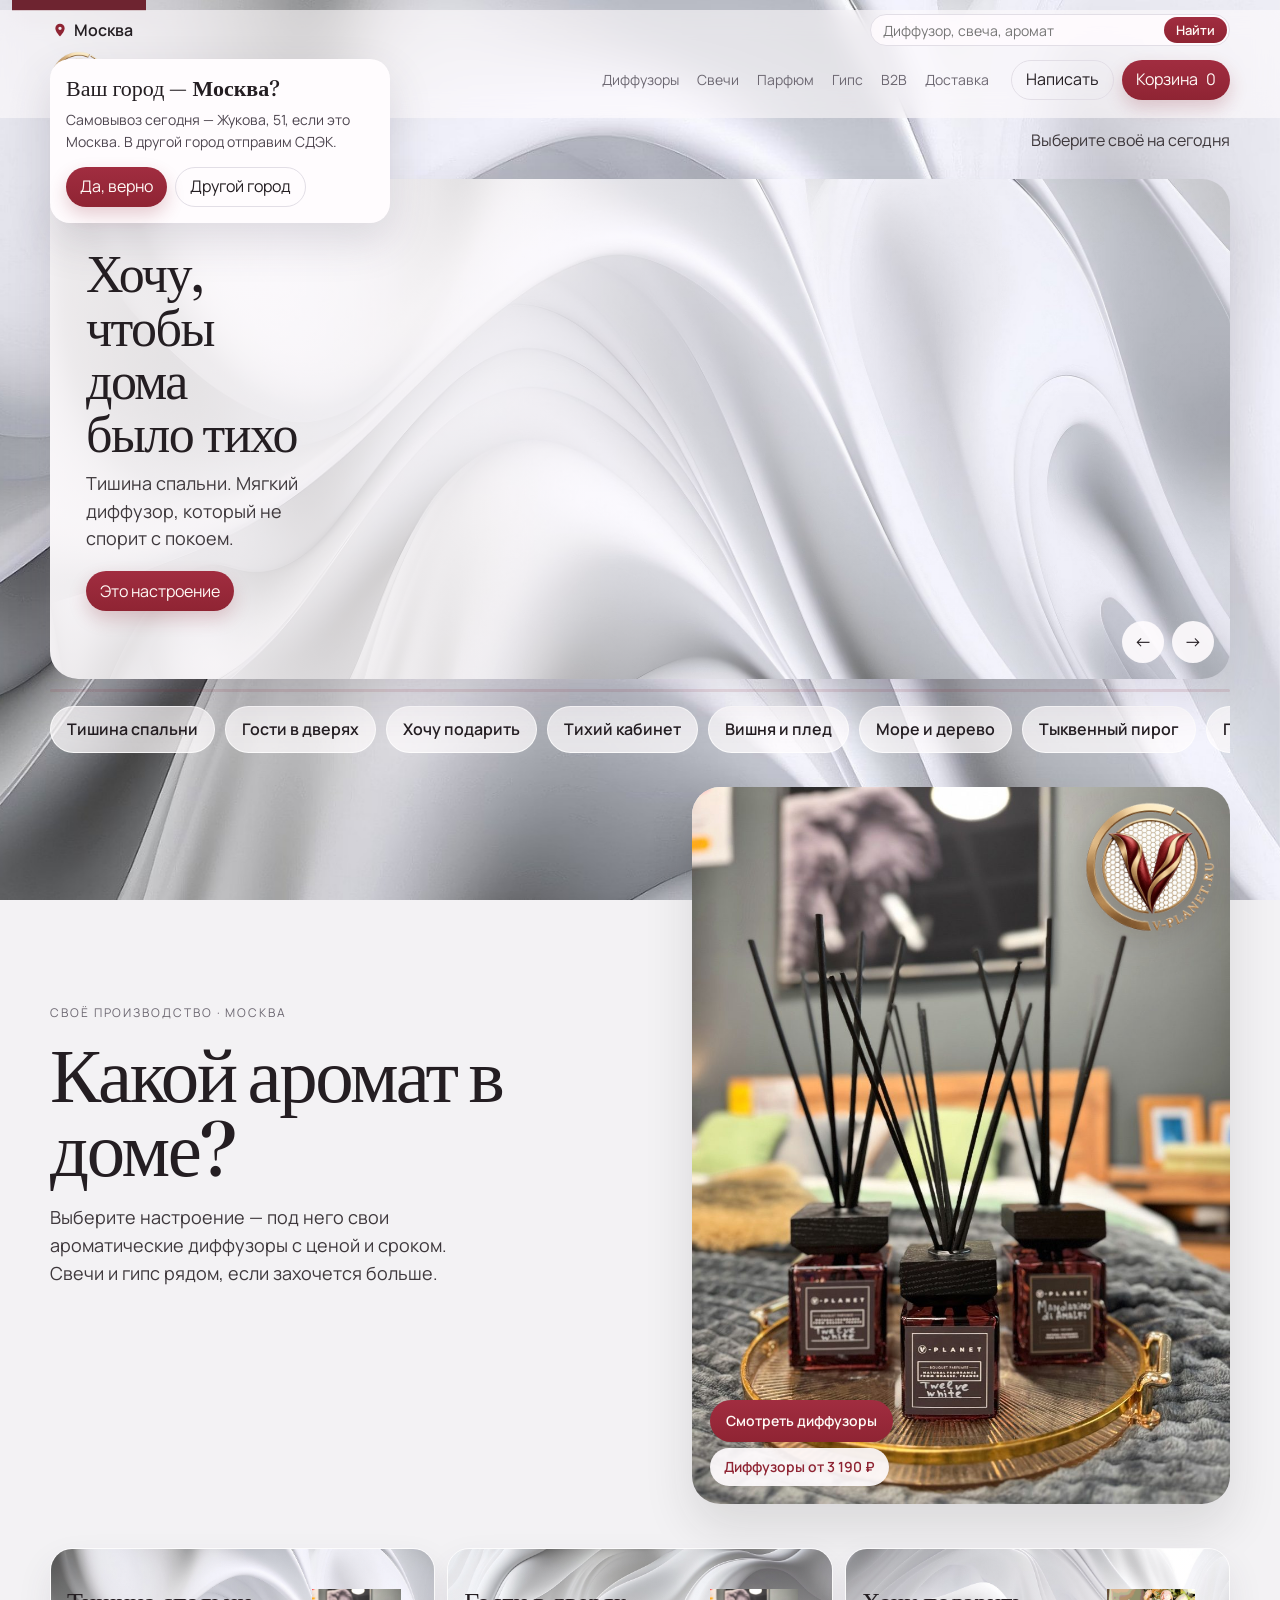
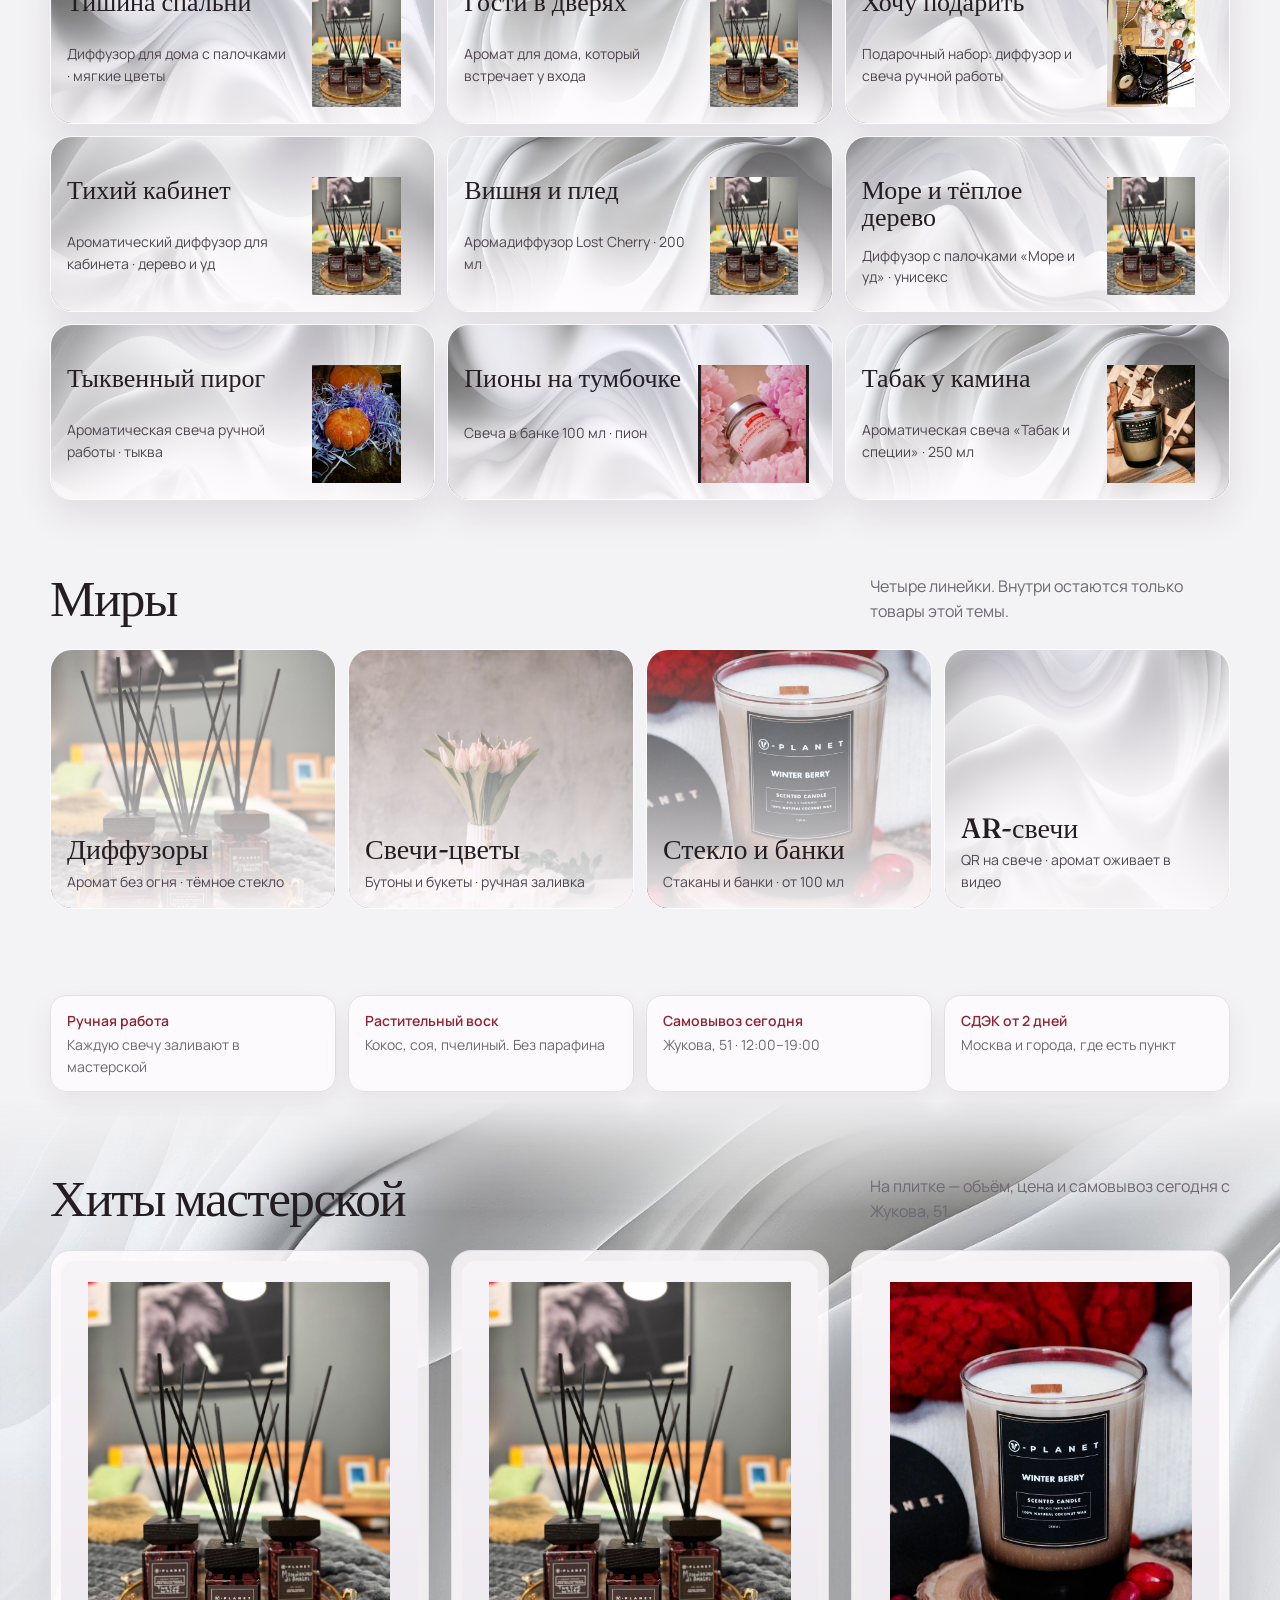
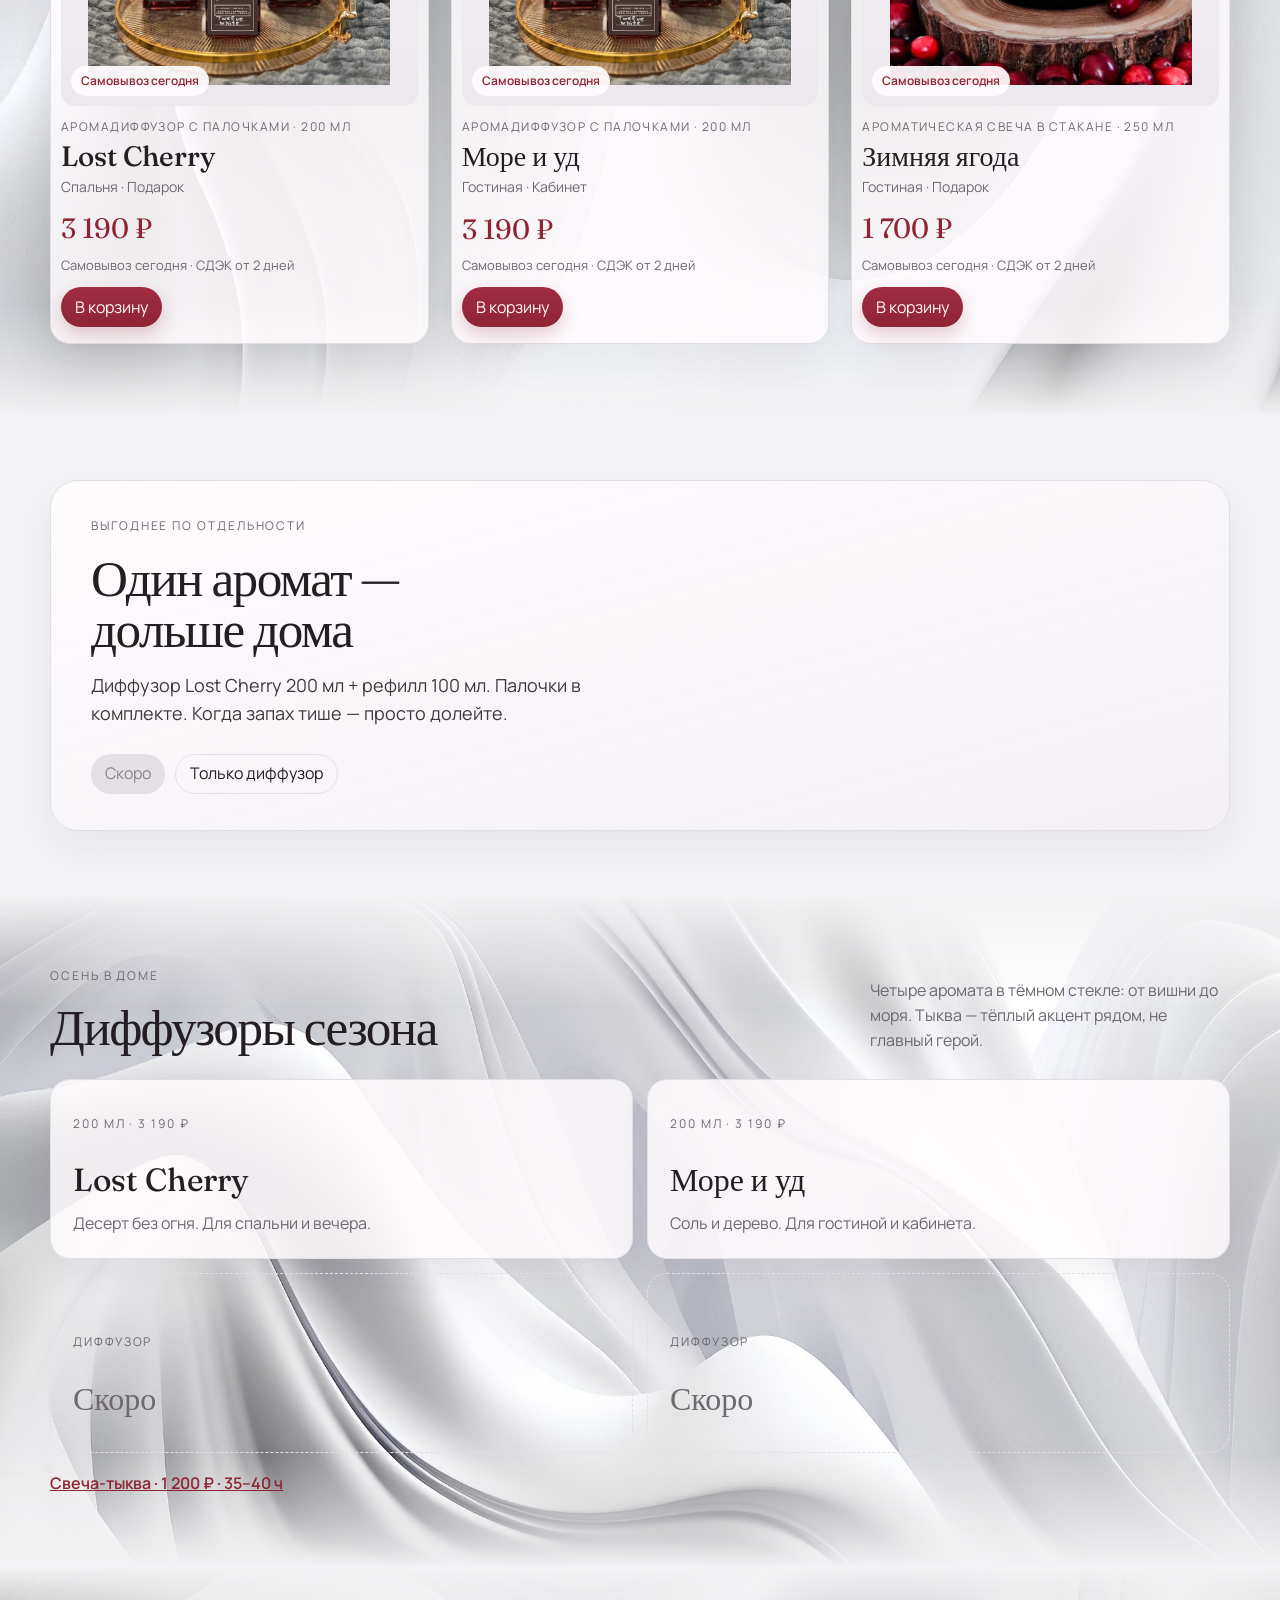
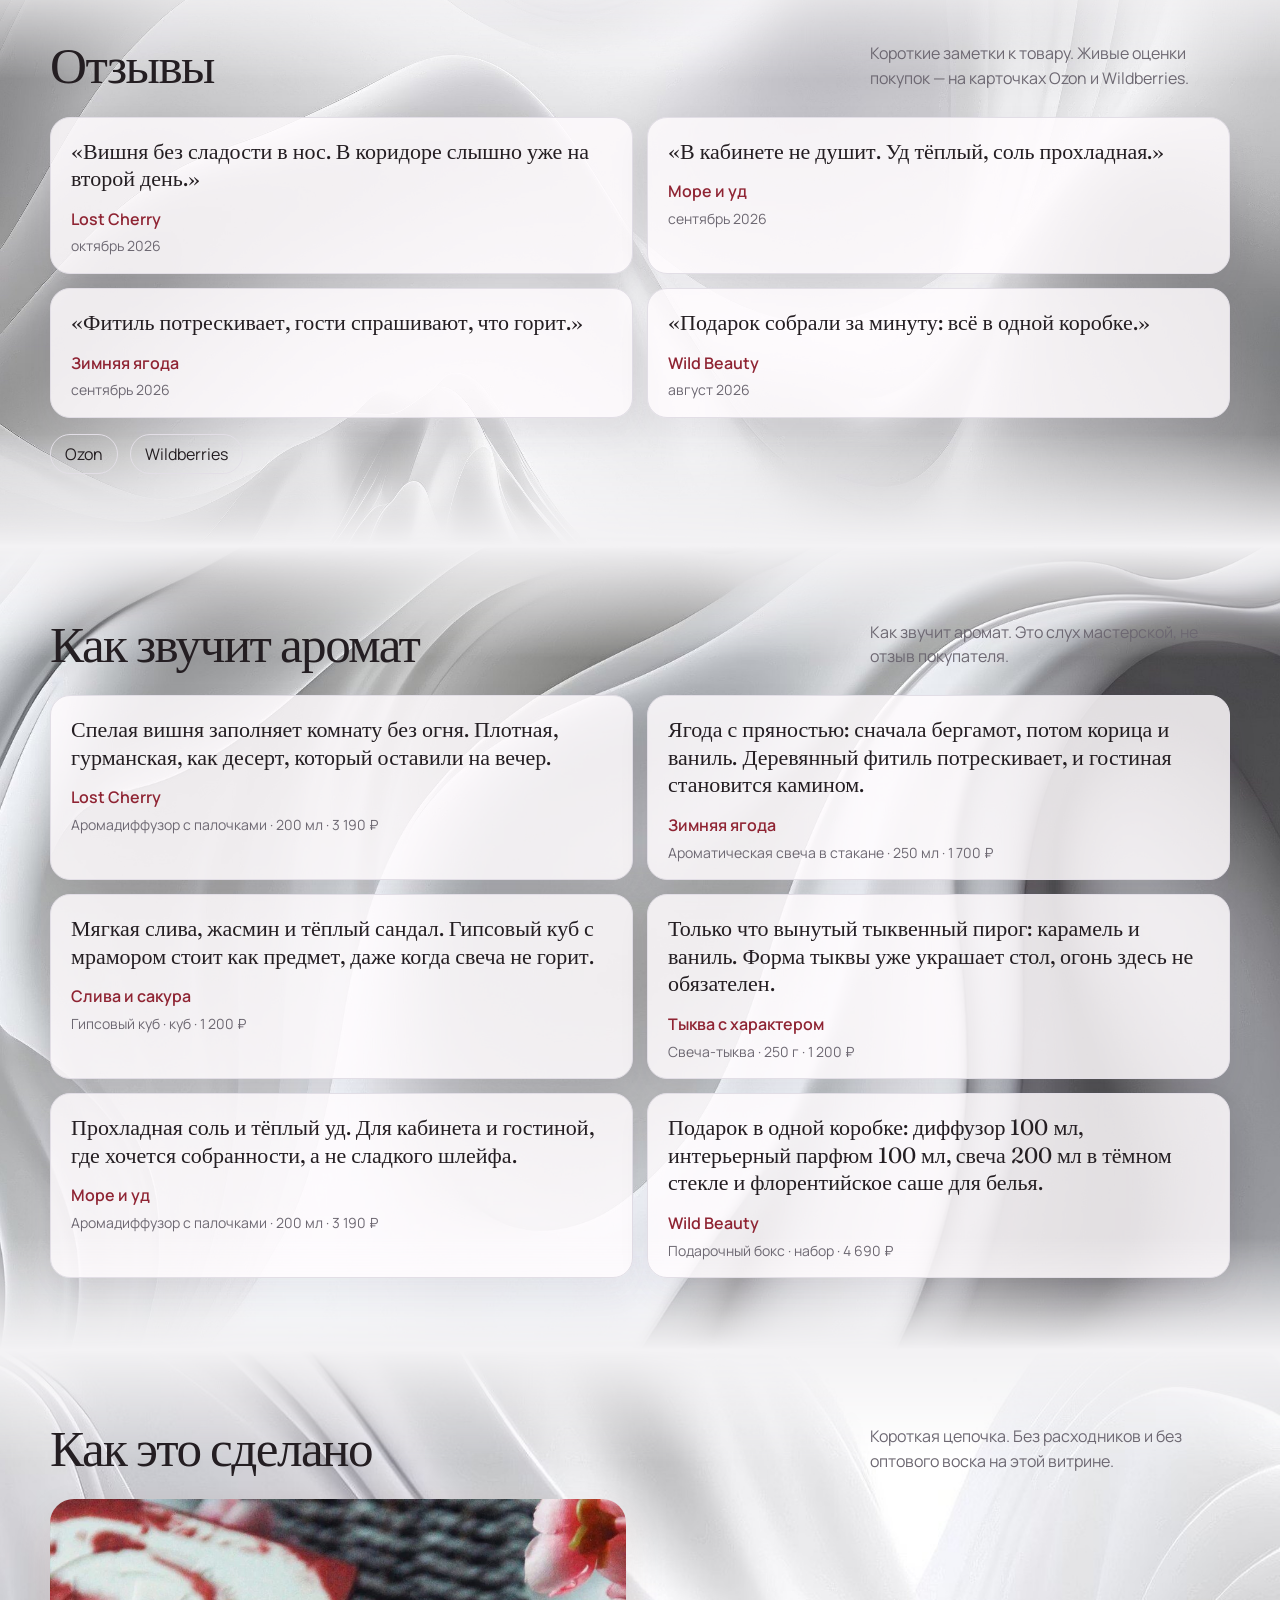
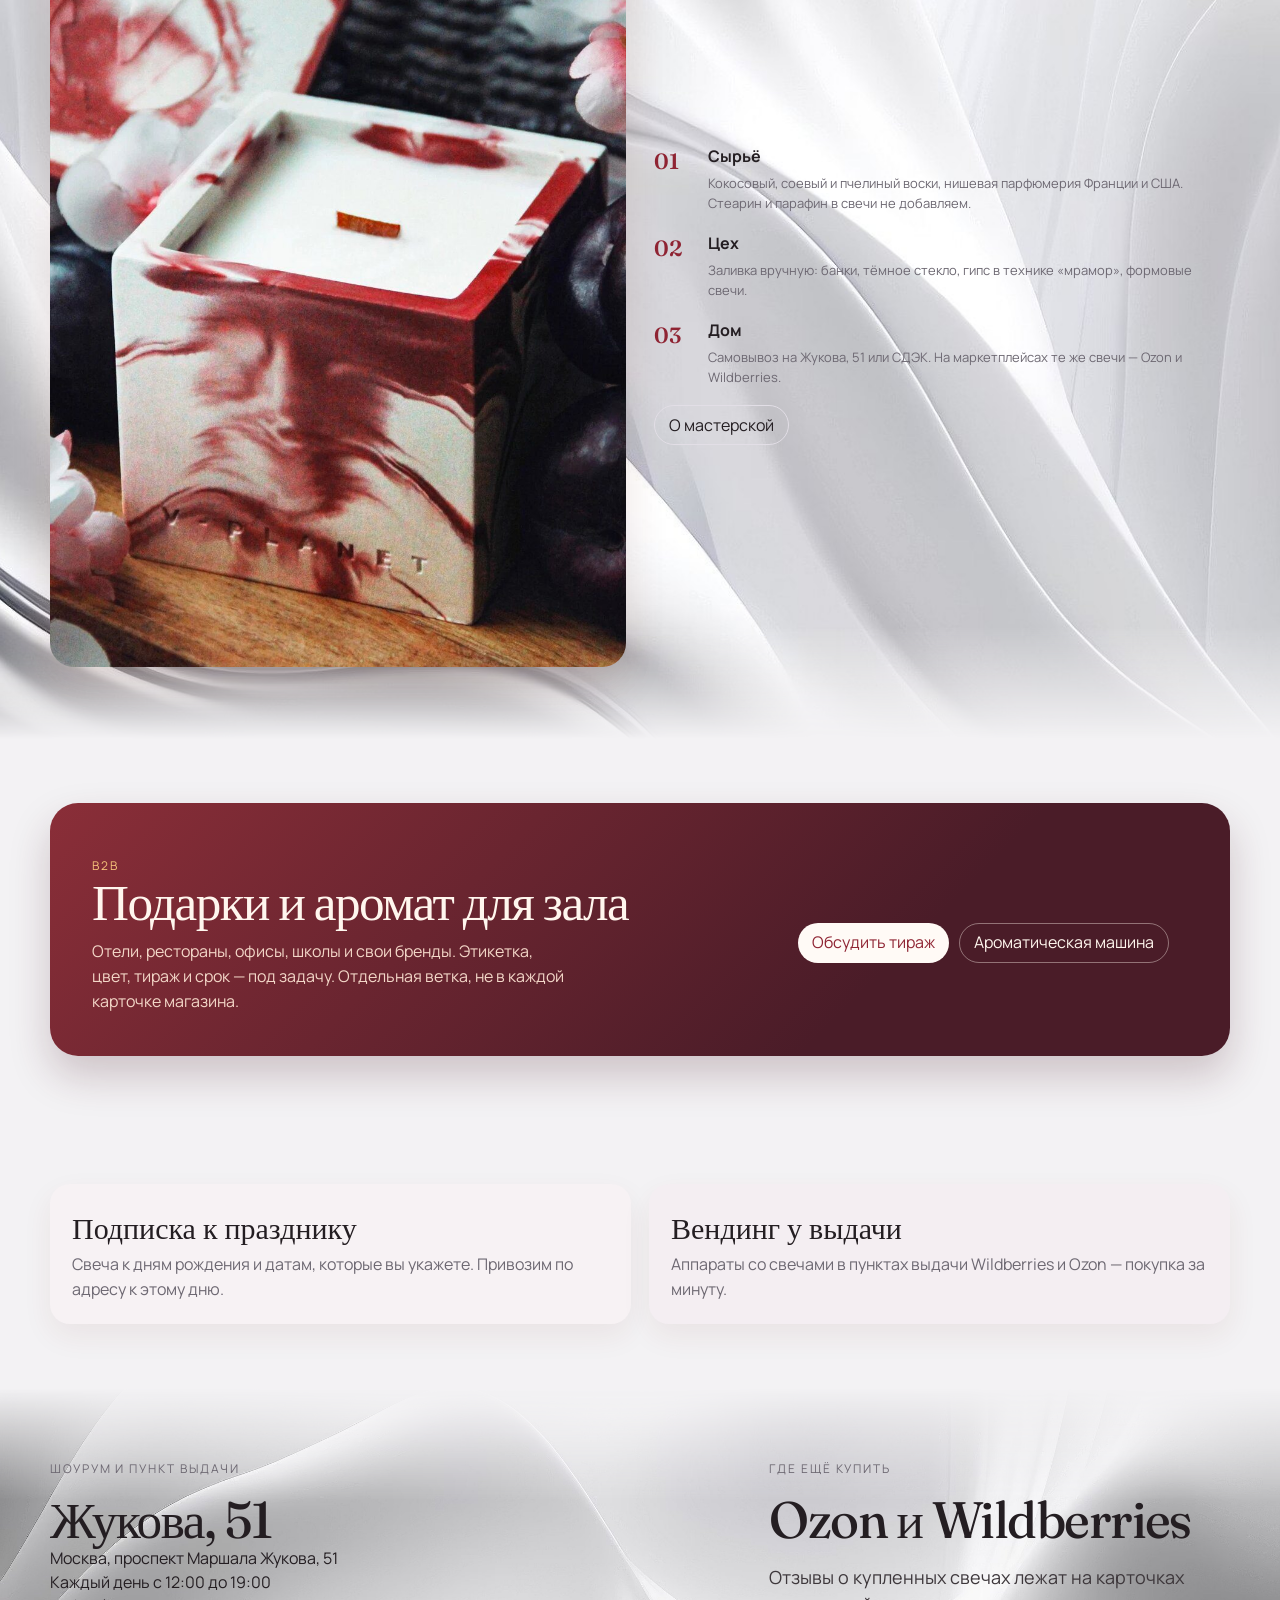
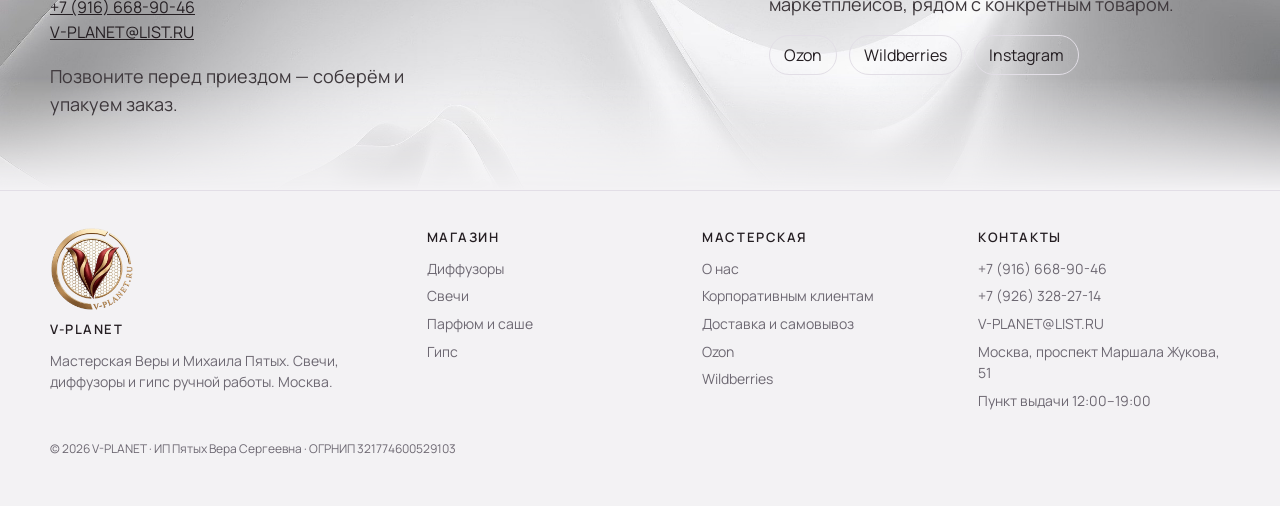
<file: index.html>
<!DOCTYPE html>
<html lang="ru">
<head>
  <meta charset="utf-8">
  <meta name="viewport" content="width=device-width, initial-scale=1">
  <title>Аромадиффузоры и свечи ручной работы в Москве — V-PLANET</title>
  <meta name="description" content="Диффузоры для дома с палочками и ароматические свечи ручной работы. Нишевые ароматы, готовые подарки. Самовывоз в Москве и доставка СДЭК.">
  <link rel="icon" href="images/logo.png">
  <link rel="preconnect" href="https://fonts.googleapis.com">
  <link rel="preconnect" href="https://fonts.gstatic.com" crossorigin>
  <link href="https://fonts.googleapis.com/css2?family=Fraunces:opsz,wght@9..144,460;9..144,560&family=Manrope:wght@400;500;600&display=swap" rel="stylesheet">
  <link rel="stylesheet" href="css/style.css">
</head>
<body data-page="home">
  <img class="site-bg" src="images/bg-main.jpg" alt="">
  <main id="main">
    <section class="vibe" aria-label="Настроение на сегодня">
      <div class="vibe-head">
        <p class="kicker">Как настроение?</p>
        <p>Выберите своё на сегодня</p>
      </div>
      <div class="vibe-stage" data-vibe>
        <article class="vibe-slide is-on" data-vibe-slide aria-hidden="false">
          <img class="vibe-bg" src="images/bg-main.jpg" alt="" style="object-position:20% 40%">
          <div class="vibe-copy">
            <h2>Хочу, чтобы дома было тихо</h2>
            <p class="lead">Тишина спальни. Мягкий диффузор, который не спорит с покоем.</p>
            <a class="solid" href="catalog.html?mood=bedroom">Это настроение</a>
          </div>
        </article>
        <article class="vibe-slide" data-vibe-slide aria-hidden="true">
          <img class="vibe-bg" src="images/bg-scroll-1.jpg" alt="" style="object-position:70% 30%">
          <div class="vibe-copy">
            <h2>Сейчас откроют дверь</h2>
            <p class="lead">Гости в дверях. Аромат встречает первым.</p>
            <a class="solid" href="catalog.html?mood=living">Это настроение</a>
          </div>
        </article>
        <article class="vibe-slide" data-vibe-slide aria-hidden="true">
          <img class="vibe-bg" src="images/bg-scroll-2.jpg" alt="" style="object-position:40% 60%">
          <div class="vibe-copy">
            <h2>Нужен подарок уже сегодня</h2>
            <p class="lead">Бокс или диффузор — уже можно нести.</p>
            <a class="solid" href="catalog.html?mood=gift">Это настроение</a>
          </div>
        </article>
        <article class="vibe-slide" data-vibe-slide aria-hidden="true">
          <img class="vibe-bg" src="images/bg-scroll-3.jpg" alt="" style="object-position:30% 70%">
          <div class="vibe-copy">
            <h2>Тихий кабинет</h2>
            <p class="lead">Ароматический диффузор для кабинета. Дерево и уд.</p>
            <a class="solid" href="catalog.html?mood=work">Это настроение</a>
          </div>
        </article>
        <article class="vibe-slide" data-vibe-slide aria-hidden="true">
          <img class="vibe-bg" src="images/bg-scroll-1.jpg" alt="" style="object-position:12% 80%">
          <div class="vibe-copy">
            <h2>Вишня, плед и никуда</h2>
            <p class="lead">Диффузор Lost Cherry · 200 мл · 3 190 ₽</p>
            <a class="solid" href="product.html?id=lost-cherry">Это настроение</a>
          </div>
        </article>
        <article class="vibe-slide" data-vibe-slide aria-hidden="true">
          <img class="vibe-bg" src="images/bg-scroll-2.jpg" alt="" style="object-position:82% 20%">
          <div class="vibe-copy">
            <h2>Море и тёплое дерево</h2>
            <p class="lead">Диффузор «Море и уд» · 200 мл · 3 190 ₽</p>
            <a class="solid" href="product.html?id=sea-oud">Это настроение</a>
          </div>
        </article>
        <article class="vibe-slide" data-vibe-slide aria-hidden="true">
          <img class="vibe-bg" src="images/bg-scroll-3.jpg" alt="" style="object-position:64% 36%">
          <div class="vibe-copy">
            <h2>Тыква пахнет осенью</h2>
            <p class="lead">Сезонный акцент. Свеча-тыква · 1 200 ₽</p>
            <a class="solid" href="product.html?id=pumpkin">Это настроение</a>
          </div>
        </article>
        <article class="vibe-slide" data-vibe-slide aria-hidden="true">
          <img class="vibe-bg" src="images/bg-main.jpg" alt="" style="object-position:76% 58%">
          <div class="vibe-copy">
            <h2>Пионы на тумбочке</h2>
            <p class="lead">Свеча в банке 100 мл. Пион.</p>
            <a class="solid" href="product.html?id=peony-100">Это настроение</a>
          </div>
        </article>
        <article class="vibe-slide" data-vibe-slide aria-hidden="true">
          <img class="vibe-bg" src="images/bg-scroll-3.jpg" alt="" style="object-position:40% 50%">
          <div class="vibe-copy">
            <h2>Табак у камина</h2>
            <p class="lead">Ароматическая свеча «Табак и специи». 250 мл.</p>
            <a class="solid" href="product.html?id=tobacco-250">Это настроение</a>
          </div>
        </article>
        <div class="vibe-nav">
          <button type="button" data-vibe-prev aria-label="Предыдущее настроение">←</button>
          <button type="button" data-vibe-next aria-label="Следующее настроение">→</button>
        </div>
      </div>
      <div class="vibe-progress" aria-hidden="true"><span data-vibe-bar></span></div>
      <div class="vibe-rail">
        <div class="vibe-track">
          <a href="catalog.html?mood=bedroom">Тишина спальни</a>
          <a href="catalog.html?mood=living">Гости в дверях</a>
          <a href="catalog.html?mood=gift">Хочу подарить</a>
          <a href="catalog.html?mood=work">Тихий кабинет</a>
          <a href="product.html?id=lost-cherry">Вишня и плед</a>
          <a href="product.html?id=sea-oud">Море и дерево</a>
          <a href="product.html?id=pumpkin">Тыквенный пирог</a>
          <a href="product.html?id=peony-100">Пионы на тумбочке</a>
          <a href="product.html?id=tobacco-250">Табак у камина</a>
          <a href="catalog.html?mood=bedroom" aria-hidden="true">Тишина спальни</a>
          <a href="catalog.html?mood=living" aria-hidden="true">Гости в дверях</a>
          <a href="catalog.html?mood=gift" aria-hidden="true">Хочу подарить</a>
          <a href="catalog.html?mood=work" aria-hidden="true">Тихий кабинет</a>
          <a href="product.html?id=lost-cherry" aria-hidden="true">Вишня и плед</a>
          <a href="product.html?id=sea-oud" aria-hidden="true">Море и дерево</a>
          <a href="product.html?id=pumpkin" aria-hidden="true">Тыквенный пирог</a>
          <a href="product.html?id=peony-100" aria-hidden="true">Пионы на тумбочке</a>
          <a href="product.html?id=tobacco-250" aria-hidden="true">Табак у камина</a>
        </div>
      </div>
    </section>

    <section class="wrap hero">
      <div>
        <p class="kicker">Своё производство · Москва</p>
        <h1><span class="sr">Аромат для дома: диффузоры и свечи ручной работы</span><span aria-hidden="true">Какой аромат в доме?</span></h1>
        <p class="lead">Выберите настроение — под него свои ароматические диффузоры с ценой и сроком. Свечи и гипс рядом, если захочется больше.</p>
      </div>
      <a class="hero-photo" href="catalog.html?cat=diffuser">
        <img src="images/diffuser.jpg" alt="Ароматические диффузоры V-PLANET в тёмном стекле">
        <img class="hero-logo" src="images/logo.png" alt="">
        <span class="hero-cta">Смотреть диффузоры</span>
        <span class="hero-badge">Диффузоры от 3 190 ₽</span>
      </a>
    </section>

    <section class="wrap mood-open">
      <nav class="mood-picks" aria-label="Настроение">
        <a class="mood-bedroom" href="catalog.html?mood=bedroom"><img class="mood-silk" src="images/bg-main.jpg" alt="" style="object-position:18% 42%"><img class="mood-product" src="images/diffuser.jpg" alt=""><strong>Тишина спальни</strong><span>Диффузор для дома с палочками · мягкие цветы</span></a>
        <a class="mood-living" href="catalog.html?mood=living"><img class="mood-silk" src="images/bg-scroll-1.jpg" alt="" style="object-position:72% 28%"><img class="mood-product" src="images/diffuser.jpg" alt=""><strong>Гости в дверях</strong><span>Аромат для дома, который встречает у входа</span></a>
        <a class="mood-gift" href="catalog.html?mood=gift"><img class="mood-silk" src="images/bg-scroll-2.jpg" alt="" style="object-position:38% 62%"><img class="mood-product" src="images/wild-beauty.jpg" alt=""><strong>Хочу подарить</strong><span>Подарочный набор: диффузор и свеча ручной работы</span></a>
        <a class="mood-work" href="catalog.html?mood=work"><img class="mood-silk" src="images/bg-scroll-3.jpg" alt="" style="object-position:30% 74%"><img class="mood-product" src="images/diffuser.jpg" alt=""><strong>Тихий кабинет</strong><span>Ароматический диффузор для кабинета · дерево и уд</span></a>
        <a class="mood-cherry" href="product.html?id=lost-cherry"><img class="mood-silk" src="images/bg-scroll-1.jpg" alt="" style="object-position:12% 78%"><img class="mood-product" src="images/diffuser.jpg" alt=""><strong>Вишня и плед</strong><span>Аромадиффузор Lost Cherry · 200 мл</span></a>
        <a class="mood-sea" href="product.html?id=sea-oud"><img class="mood-silk" src="images/bg-scroll-2.jpg" alt="" style="object-position:82% 18%"><img class="mood-product" src="images/diffuser.jpg" alt=""><strong>Море и тёплое дерево</strong><span>Диффузор с палочками «Море и уд» · унисекс</span></a>
        <a class="mood-pie" href="product.html?id=pumpkin"><img class="mood-silk" src="images/bg-scroll-3.jpg" alt="" style="object-position:64% 36%"><img class="mood-product" src="images/pumpkin.jpg" alt=""><strong>Тыквенный пирог</strong><span>Ароматическая свеча ручной работы · тыква</span></a>
        <a class="mood-peony" href="product.html?id=peony-100"><img class="mood-silk" src="images/bg-main.jpg" alt="" style="object-position:76% 58%"><img class="mood-product" src="images/jar-peony.jpg" alt=""><strong>Пионы на тумбочке</strong><span>Свеча в банке 100 мл · пион</span></a>
        <a class="mood-tobacco" href="product.html?id=tobacco-250"><img class="mood-silk" src="images/bg-scroll-1.jpg" alt="" style="object-position:48% 40%"><img class="mood-product" src="images/glass-large.jpg" alt=""><strong>Табак у камина</strong><span>Ароматическая свеча «Табак и специи» · 250 мл</span></a>
      </nav>
    </section>

    <section class="section wrap" aria-label="Миры">
      <div class="section-head">
        <h2>Миры</h2>
        <p>Четыре линейки. Внутри остаются только товары этой темы.</p>
      </div>
      <div class="world-row">
        <a href="world.html?id=diffuser"><img src="images/diffuser.jpg" alt=""><strong>Диффузоры</strong><span>Аромат без огня · тёмное стекло</span></a>
        <a href="world.html?id=flower"><img src="images/spring/tulips.jpg" alt=""><strong>Свечи-цветы</strong><span>Бутоны и букеты · ручная заливка</span></a>
        <a href="world.html?id=glass"><img src="images/winter-glass.jpg" alt=""><strong>Стекло и банки</strong><span>Стаканы и банки · от 100 мл</span></a>
        <a href="world.html?id=ar"><img src="images/bg-scroll-3.jpg" alt=""><strong>AR-свечи</strong><span>QR на свече · аромат оживает в видео</span></a>
      </div>
    </section>

    <section class="wrap trust" aria-label="Коротко о заказе">
      <div><b>Ручная работа</b><span>Каждую свечу заливают в мастерской</span></div>
      <div><b>Растительный воск</b><span>Кокос, соя, пчелиный. Без парафина</span></div>
      <div><b>Самовывоз сегодня</b><span>Жукова, 51 · 12:00–19:00</span></div>
      <div><b>СДЭК от 2 дней</b><span>Москва и города, где есть пункт</span></div>
    </section>

    <section class="section wrap cloth">
      <img class="cloth-bg" src="images/bg-scroll-1.jpg" alt="">
      <div class="section-head">
        <h2>Хиты мастерской</h2>
        <p>На плитке — объём, цена и самовывоз сегодня с Жукова, 51.</p>
      </div>
      <div class="grid" data-hits></div>
    </section>

    <section class="section wrap">
      <div class="refill">
        <p class="kicker">Выгоднее по отдельности</p>
        <h2>Один аромат — дольше дома</h2>
        <p class="lead">Диффузор Lost Cherry 200 мл + рефилл 100 мл. Палочки в комплекте. Когда запах тише — просто долейте.</p>
        <div class="hero-actions">
          <button class="solid" type="button" disabled>Скоро</button>
          <a class="ghost" href="product.html?id=lost-cherry">Только диффузор</a>
        </div>
      </div>
    </section>

    <section class="section wrap cloth">
      <img class="cloth-bg pos-right" src="images/bg-scroll-2.jpg" alt="">
      <div class="section-head">
        <div>
          <p class="kicker">Осень в доме</p>
          <h2>Диффузоры сезона</h2>
        </div>
        <p>Четыре аромата в тёмном стекле: от вишни до моря. Тыква — тёплый акцент рядом, не главный герой.</p>
      </div>
      <div class="season-stories" data-season></div>
      <p class="season-accent"><a href="product.html?id=pumpkin">Свеча-тыква · 1 200 ₽ · 35–40 ч</a></p>
    </section>

    <section class="section wrap cloth">
      <img class="cloth-bg pos-left" src="images/bg-scroll-3.jpg" alt="">
      <div class="section-head">
        <h2>Отзывы</h2>
        <p>Короткие заметки к товару. Живые оценки покупок — на карточках Ozon и Wildberries.</p>
      </div>
      <div class="impressions" data-reviews></div>
      <div class="shops">
        <a class="ghost" href="https://www.ozon.ru/seller/v-planet-222539/">Ozon</a>
        <a class="ghost" href="https://www.wildberries.ru/brands/v-planet">Wildberries</a>
      </div>
    </section>

    <section class="section wrap cloth">
      <img class="cloth-bg pos-top" src="images/bg-scroll-1.jpg" alt="">
      <div class="section-head">
        <h2>Как звучит аромат</h2>
        <p>Как звучит аромат. Это слух мастерской, не отзыв покупателя.</p>
      </div>
      <div class="impressions" data-impressions></div>
    </section>

    <section class="section wrap cloth">
      <img class="cloth-bg pos-right" src="images/bg-scroll-2.jpg" alt="">
      <div class="section-head">
        <h2>Как это сделано</h2>
        <p>Короткая цепочка. Без расходников и без оптового воска на этой витрине.</p>
      </div>
      <div class="story">
        <img src="images/cube.jpg" alt="Гипсовый куб с мраморным рисунком и деревянным фитилём">
        <div>
          <div class="steps">
            <div><b>01</b><div><strong>Сырьё</strong><p class="eta">Кокосовый, соевый и пчелиный воски, нишевая парфюмерия Франции и США. Стеарин и парафин в свечи не добавляем.</p></div></div>
            <div><b>02</b><div><strong>Цех</strong><p class="eta">Заливка вручную: банки, тёмное стекло, гипс в технике «мрамор», формовые свечи.</p></div></div>
            <div><b>03</b><div><strong>Дом</strong><p class="eta">Самовывоз на Жукова, 51 или СДЭК. На маркетплейсах те же свечи — Ozon и Wildberries.</p></div></div>
          </div>
          <p style="margin-top:18px"><a class="ghost" href="about.html">О мастерской</a></p>
        </div>
      </div>
    </section>

    <section class="section wrap">
      <div class="band">
        <div>
          <p class="kicker">B2B</p>
          <h2>Подарки и аромат для зала</h2>
          <p>Отели, рестораны, офисы, школы и свои бренды. Этикетка, цвет, тираж и срок — под задачу. Отдельная ветка, не в каждой карточке магазина.</p>
        </div>
        <div class="hero-actions">
          <a class="solid" href="b2b.html">Обсудить тираж</a>
          <a class="ghost" href="catalog.html?cat=machine">Ароматическая машина</a>
        </div>
      </div>
    </section>

    <section class="section wrap">
      <div class="split-links">
        <a href="b2b.html#subscription">
          <strong>Подписка к празднику</strong>
          <span>Свеча к дням рождения и датам, которые вы укажете. Привозим по адресу к этому дню.</span>
        </a>
        <a href="b2b.html#vending">
          <strong>Вендинг у выдачи</strong>
          <span>Аппараты со свечами в пунктах выдачи Wildberries и Ozon — покупка за минуту.</span>
        </a>
      </div>
    </section>

    <section class="section wrap showroom cloth">
      <img class="cloth-bg pos-left" src="images/bg-scroll-3.jpg" alt="">
      <div>
        <p class="kicker">Шоурум и пункт выдачи</p>
        <h2>Жукова, 51</h2>
        <address>
          <p>Москва, проспект Маршала Жукова, 51</p>
          <p>Каждый день с 12:00 до 19:00</p>
          <p><a href="tel:+79166689046">+7 (916) 668-90-46</a></p>
          <p><a href="mailto:V-PLANET@LIST.RU">V-PLANET@LIST.RU</a></p>
        </address>
        <p class="lead">Позвоните перед приездом — соберём и упакуем заказ.</p>
      </div>
      <div>
        <p class="kicker">Где ещё купить</p>
        <h2>Ozon и Wildberries</h2>
        <p class="lead">Отзывы о купленных свечах лежат на карточках маркетплейсов, рядом с конкретным товаром.</p>
        <div class="shops">
          <a class="ghost" href="https://www.ozon.ru/seller/v-planet-222539/">Ozon</a>
          <a class="ghost" href="https://www.wildberries.ru/brands/v-planet">Wildberries</a>
          <a class="ghost" href="https://www.instagram.com/v_planet.ru/">Instagram</a>
        </div>
      </div>
    </section>
  </main>
  <script src="js/data.js"></script>
  <script src="js/ui.js"></script>
</body>
</html>
</file>
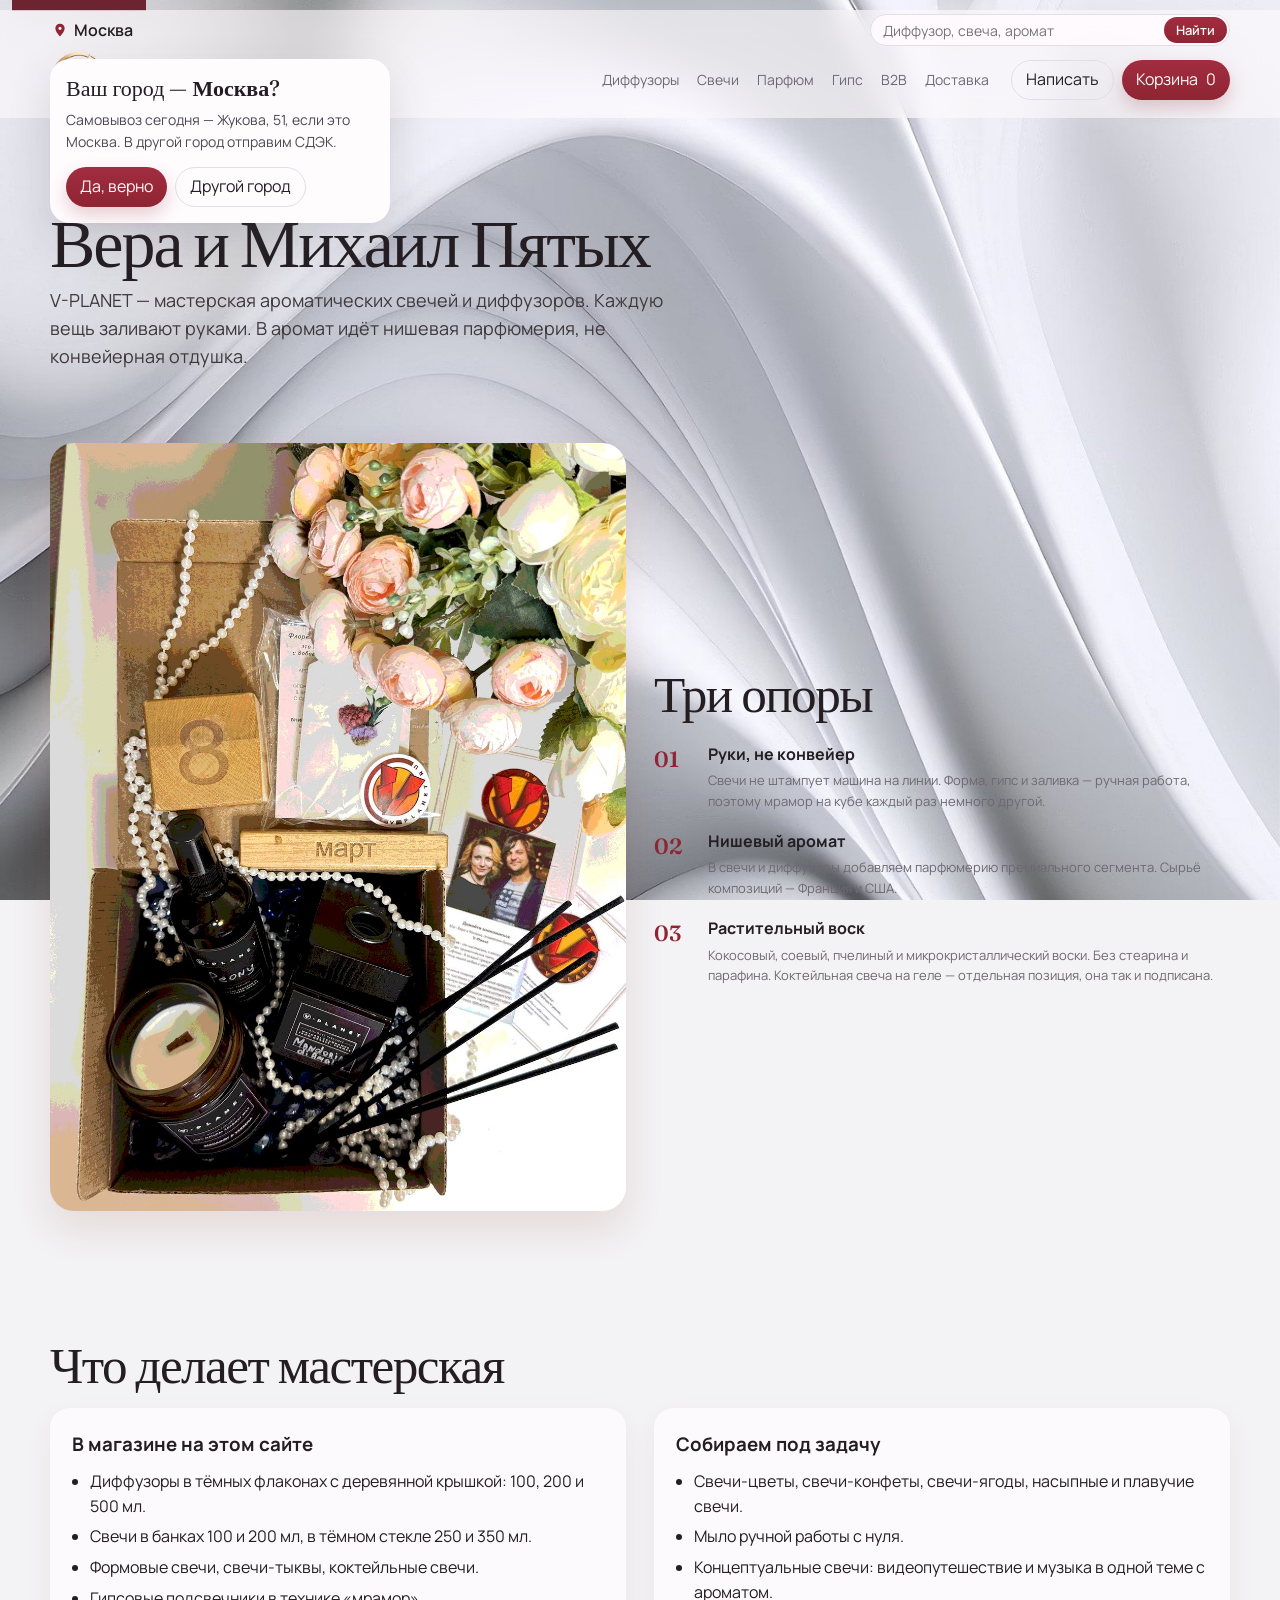
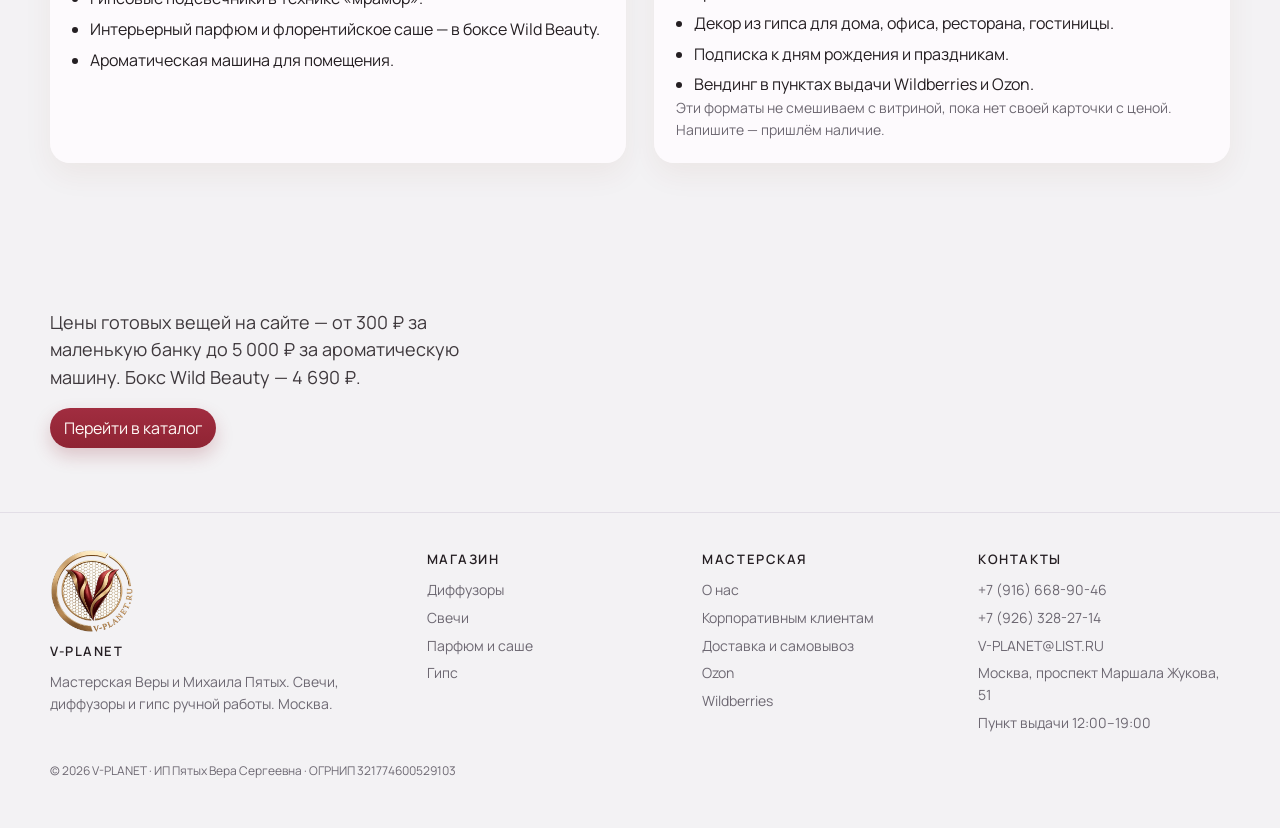
<file: about.html>
<!DOCTYPE html>
<html lang="ru">
<head>
  <meta charset="utf-8">
  <meta name="viewport" content="width=device-width, initial-scale=1">
  <title>О мастерской — V-PLANET</title>
  <meta name="description" content="Вера и Михаил Пятых, мастерская ароматических свечей и диффузоров V-PLANET в Москве.">
  <link rel="icon" href="images/logo.png">
  <link rel="preconnect" href="https://fonts.googleapis.com">
  <link rel="preconnect" href="https://fonts.gstatic.com" crossorigin>
  <link href="https://fonts.googleapis.com/css2?family=Fraunces:opsz,wght@9..144,460;9..144,560&family=Manrope:wght@400;500;600&display=swap" rel="stylesheet">
  <link rel="stylesheet" href="css/style.css">
</head>
<body data-page="about">
  <img class="site-bg" src="images/bg-main.jpg" alt="">
  <main id="main" class="wrap">
    <div class="page-intro">
      <p class="kicker">Москва</p>
      <h1>Вера и Михаил Пятых</h1>
      <p>V-PLANET — мастерская ароматических свечей и диффузоров. Каждую вещь заливают руками. В аромат идёт нишевая парфюмерия, не конвейерная отдушка.</p>
    </div>
    <section class="section story">
      <img src="images/wild-beauty.jpg" alt="Подарочный бокс V-PLANET: свеча, диффузор, парфюм и саше">
      <div>
        <h2>Три опоры</h2>
        <div class="steps">
          <div><b>01</b><div><strong>Руки, не конвейер</strong><p class="eta">Свечи не штампует машина на линии. Форма, гипс и заливка — ручная работа, поэтому мрамор на кубе каждый раз немного другой.</p></div></div>
          <div><b>02</b><div><strong>Нишевый аромат</strong><p class="eta">В свечи и диффузоры добавляем парфюмерию премиального сегмента. Сырьё композиций — Франция и США.</p></div></div>
          <div><b>03</b><div><strong>Растительный воск</strong><p class="eta">Кокосовый, соевый, пчелиный и микрокристаллический воски. Без стеарина и парафина. Коктейльная свеча на геле — отдельная позиция, она так и подписана.</p></div></div>
        </div>
      </div>
    </section>
    <section class="section">
      <h2>Что делает мастерская</h2>
      <div class="info-grid" style="margin-top:18px">
        <article class="panel">
          <h3>В магазине на этом сайте</h3>
          <ul>
            <li>Диффузоры в тёмных флаконах с деревянной крышкой: 100, 200 и 500 мл.</li>
            <li>Свечи в банках 100 и 200 мл, в тёмном стекле 250 и 350 мл.</li>
            <li>Формовые свечи, свечи-тыквы, коктейльные свечи.</li>
            <li>Гипсовые подсвечники в технике «мрамор».</li>
            <li>Интерьерный парфюм и флорентийское саше — в боксе Wild Beauty.</li>
            <li>Ароматическая машина для помещения.</li>
          </ul>
        </article>
        <article class="panel">
          <h3>Собираем под задачу</h3>
          <ul>
            <li>Свечи-цветы, свечи-конфеты, свечи-ягоды, насыпные и плавучие свечи.</li>
            <li>Мыло ручной работы с нуля.</li>
            <li>Концептуальные свечи: видеопутешествие и музыка в одной теме с ароматом.</li>
            <li>Декор из гипса для дома, офиса, ресторана, гостиницы.</li>
            <li>Подписка к дням рождения и праздникам.</li>
            <li>Вендинг в пунктах выдачи Wildberries и Ozon.</li>
          </ul>
          <p class="note">Эти форматы не смешиваем с витриной, пока нет своей карточки с ценой. Напишите — пришлём наличие.</p>
        </article>
      </div>
    </section>
    <section class="section">
      <p class="lead">Цены готовых вещей на сайте — от 300 ₽ за маленькую банку до 5 000 ₽ за ароматическую машину. Бокс Wild Beauty — 4 690 ₽.</p>
      <p style="margin-top:16px"><a class="solid" href="catalog.html">Перейти в каталог</a></p>
    </section>
  </main>
  <script src="js/data.js"></script>
  <script src="js/ui.js"></script>
</body>
</html>
</file>
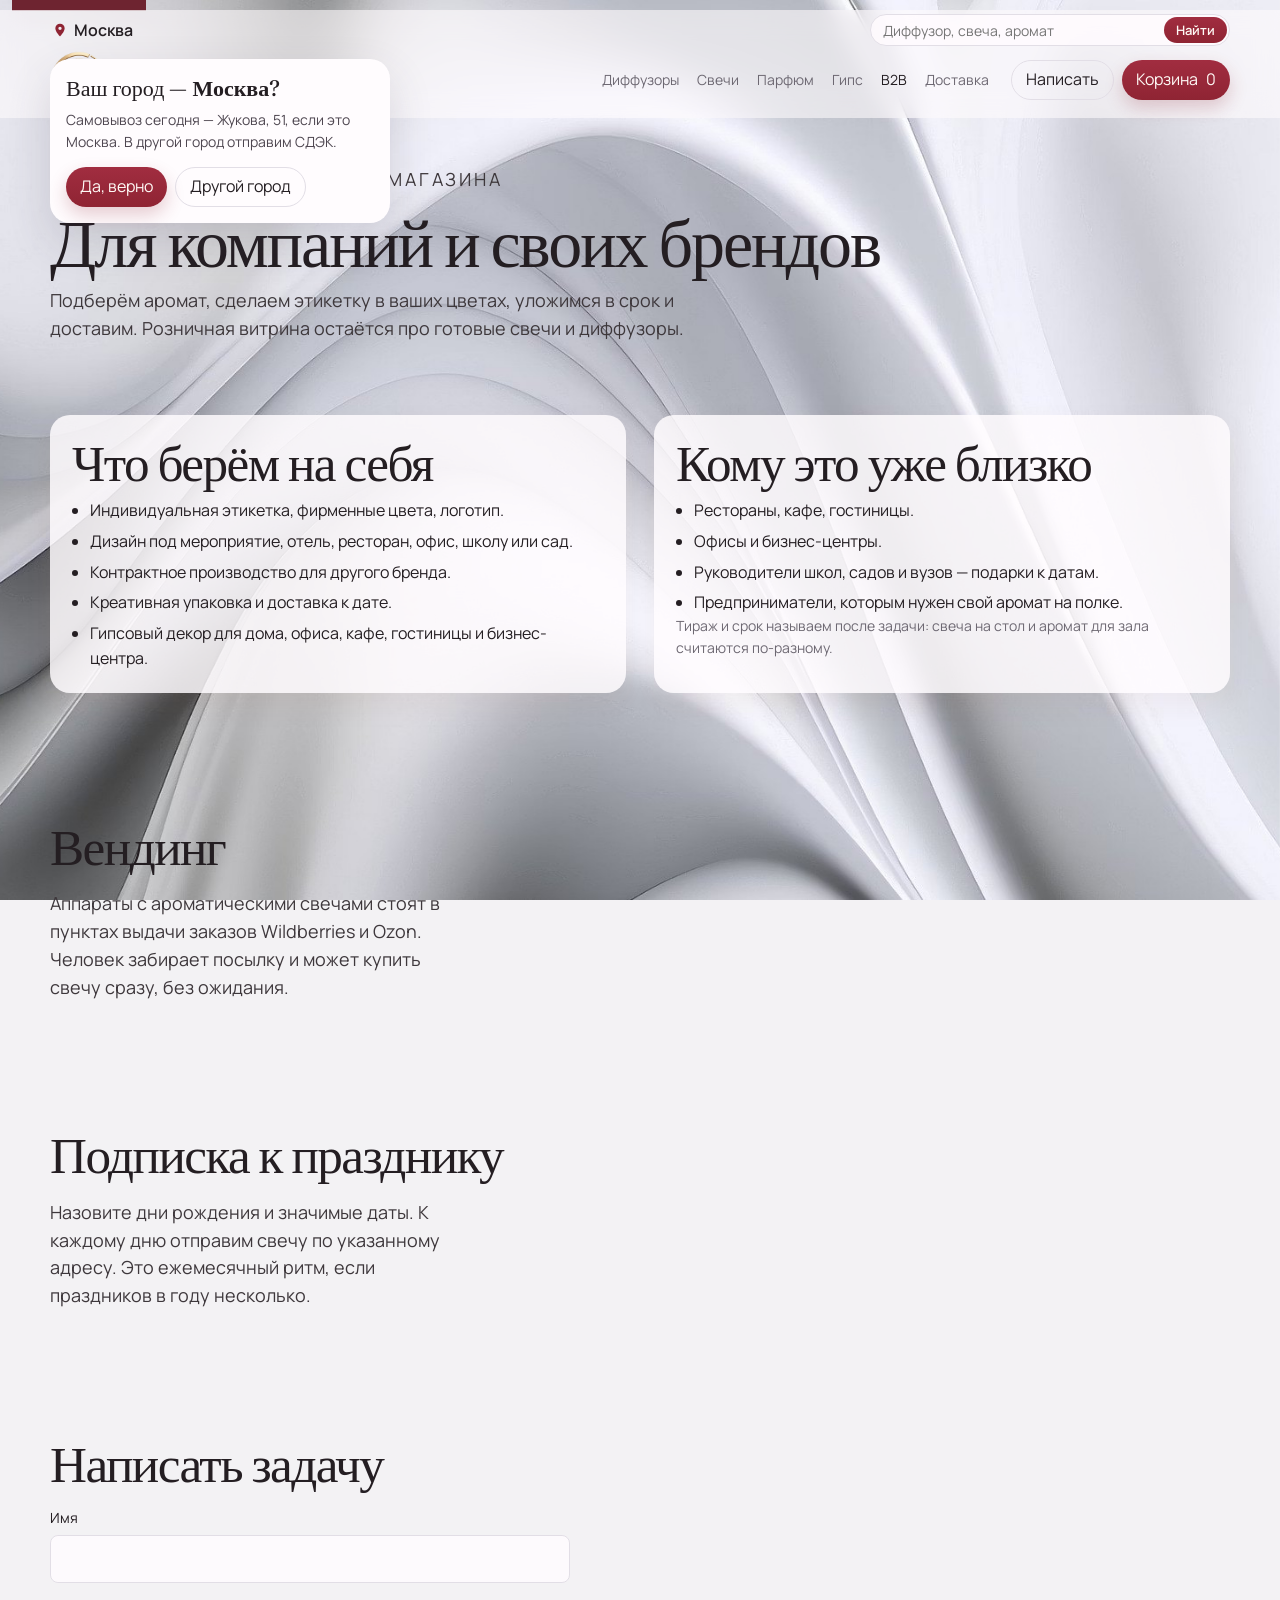
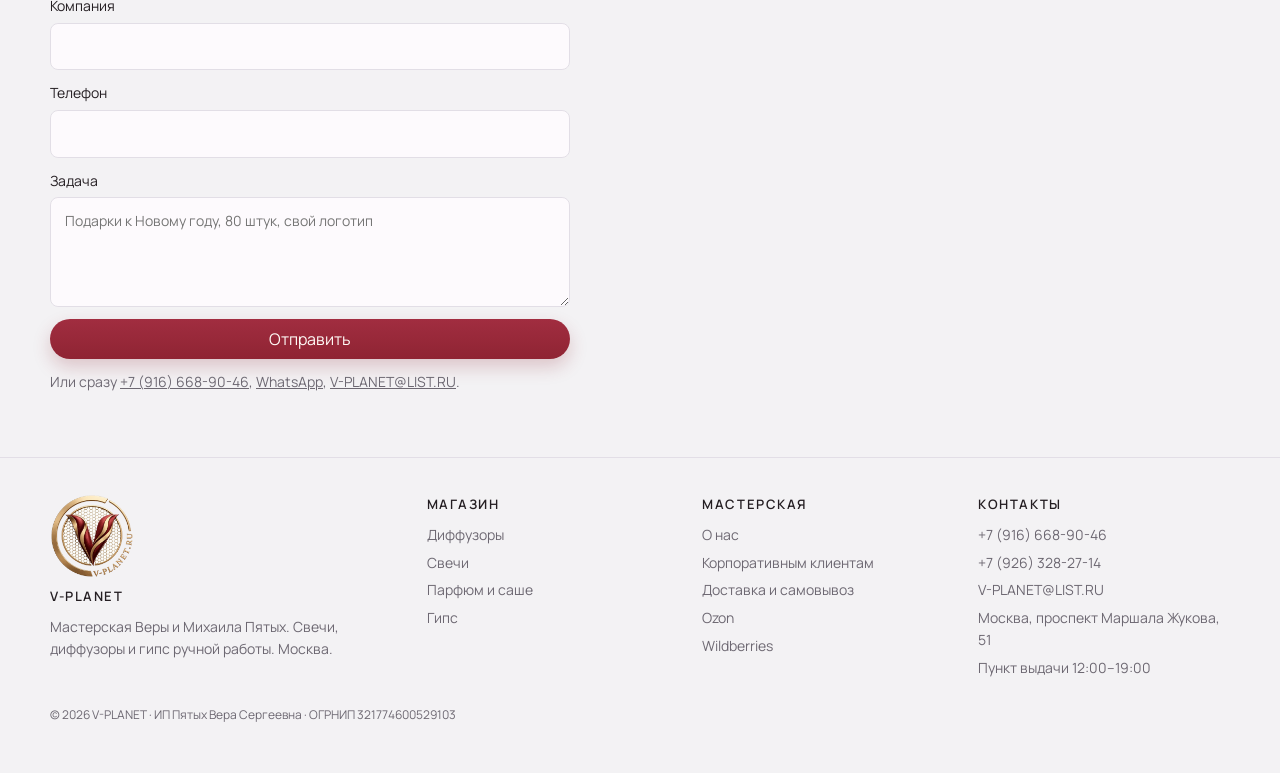
<file: b2b.html>
<!DOCTYPE html>
<html lang="ru">
<head>
  <meta charset="utf-8">
  <meta name="viewport" content="width=device-width, initial-scale=1">
  <title>Для компаний — V-PLANET</title>
  <meta name="description" content="Контрактное производство, корпоративные подарки, ароматизация залов и вендинг свечей V-PLANET.">
  <link rel="icon" href="images/logo.png">
  <link rel="preconnect" href="https://fonts.googleapis.com">
  <link rel="preconnect" href="https://fonts.gstatic.com" crossorigin>
  <link href="https://fonts.googleapis.com/css2?family=Fraunces:opsz,wght@9..144,460;9..144,560&family=Manrope:wght@400;500;600&display=swap" rel="stylesheet">
  <link rel="stylesheet" href="css/style.css">
</head>
<body data-page="b2b">
  <img class="site-bg" src="images/bg-main.jpg" alt="">
  <main id="main" class="wrap">
    <div class="page-intro">
      <p class="kicker">Отдельная ветка, не полка магазина</p>
      <h1>Для компаний и своих брендов</h1>
      <p>Подберём аромат, сделаем этикетку в ваших цветах, уложимся в срок и доставим. Розничная витрина остаётся про готовые свечи и диффузоры.</p>
    </div>
    <section class="section b2b-grid">
      <div class="panel">
        <h2>Что берём на себя</h2>
        <ul>
          <li>Индивидуальная этикетка, фирменные цвета, логотип.</li>
          <li>Дизайн под мероприятие, отель, ресторан, офис, школу или сад.</li>
          <li>Контрактное производство для другого бренда.</li>
          <li>Креативная упаковка и доставка к дате.</li>
          <li>Гипсовый декор для дома, офиса, кафе, гостиницы и бизнес-центра.</li>
        </ul>
      </div>
      <div class="panel">
        <h2>Кому это уже близко</h2>
        <ul>
          <li>Рестораны, кафе, гостиницы.</li>
          <li>Офисы и бизнес-центры.</li>
          <li>Руководители школ, садов и вузов — подарки к датам.</li>
          <li>Предприниматели, которым нужен свой аромат на полке.</li>
        </ul>
        <p class="note">Тираж и срок называем после задачи: свеча на стол и аромат для зала считаются по-разному.</p>
      </div>
    </section>
    <section class="section" id="vending">
      <h2>Вендинг</h2>
      <p class="lead">Аппараты с ароматическими свечами стоят в пунктах выдачи заказов Wildberries и Ozon. Человек забирает посылку и может купить свечу сразу, без ожидания.</p>
    </section>
    <section class="section" id="subscription">
      <h2>Подписка к празднику</h2>
      <p class="lead">Назовите дни рождения и значимые даты. К каждому дню отправим свечу по указанному адресу. Это ежемесячный ритм, если праздников в году несколько.</p>
    </section>
    <section class="section">
      <h2>Написать задачу</h2>
      <form class="form" data-b2b>
        <label>Имя<input name="name" required autocomplete="name"></label>
        <label>Компания<input name="company" autocomplete="organization"></label>
        <label>Телефон<input name="phone" required autocomplete="tel"></label>
        <label>Задача<textarea name="task" required placeholder="Подарки к Новому году, 80 штук, свой логотип"></textarea></label>
        <button class="solid" type="submit">Отправить</button>
        <p class="note">Или сразу <a href="tel:+79166689046">+7 (916) 668-90-46</a>, <a href="https://wa.me/79166689046">WhatsApp</a>, <a href="mailto:V-PLANET@LIST.RU">V-PLANET@LIST.RU</a>.</p>
      </form>
      <div class="ok" data-b2b-ok hidden>
        <b>Задача записана.</b>
        <p>Перезвоним и предложим варианты, срок и упаковку.</p>
      </div>
    </section>
  </main>
  <script src="js/data.js"></script>
  <script src="js/ui.js"></script>
</body>
</html>
</file>
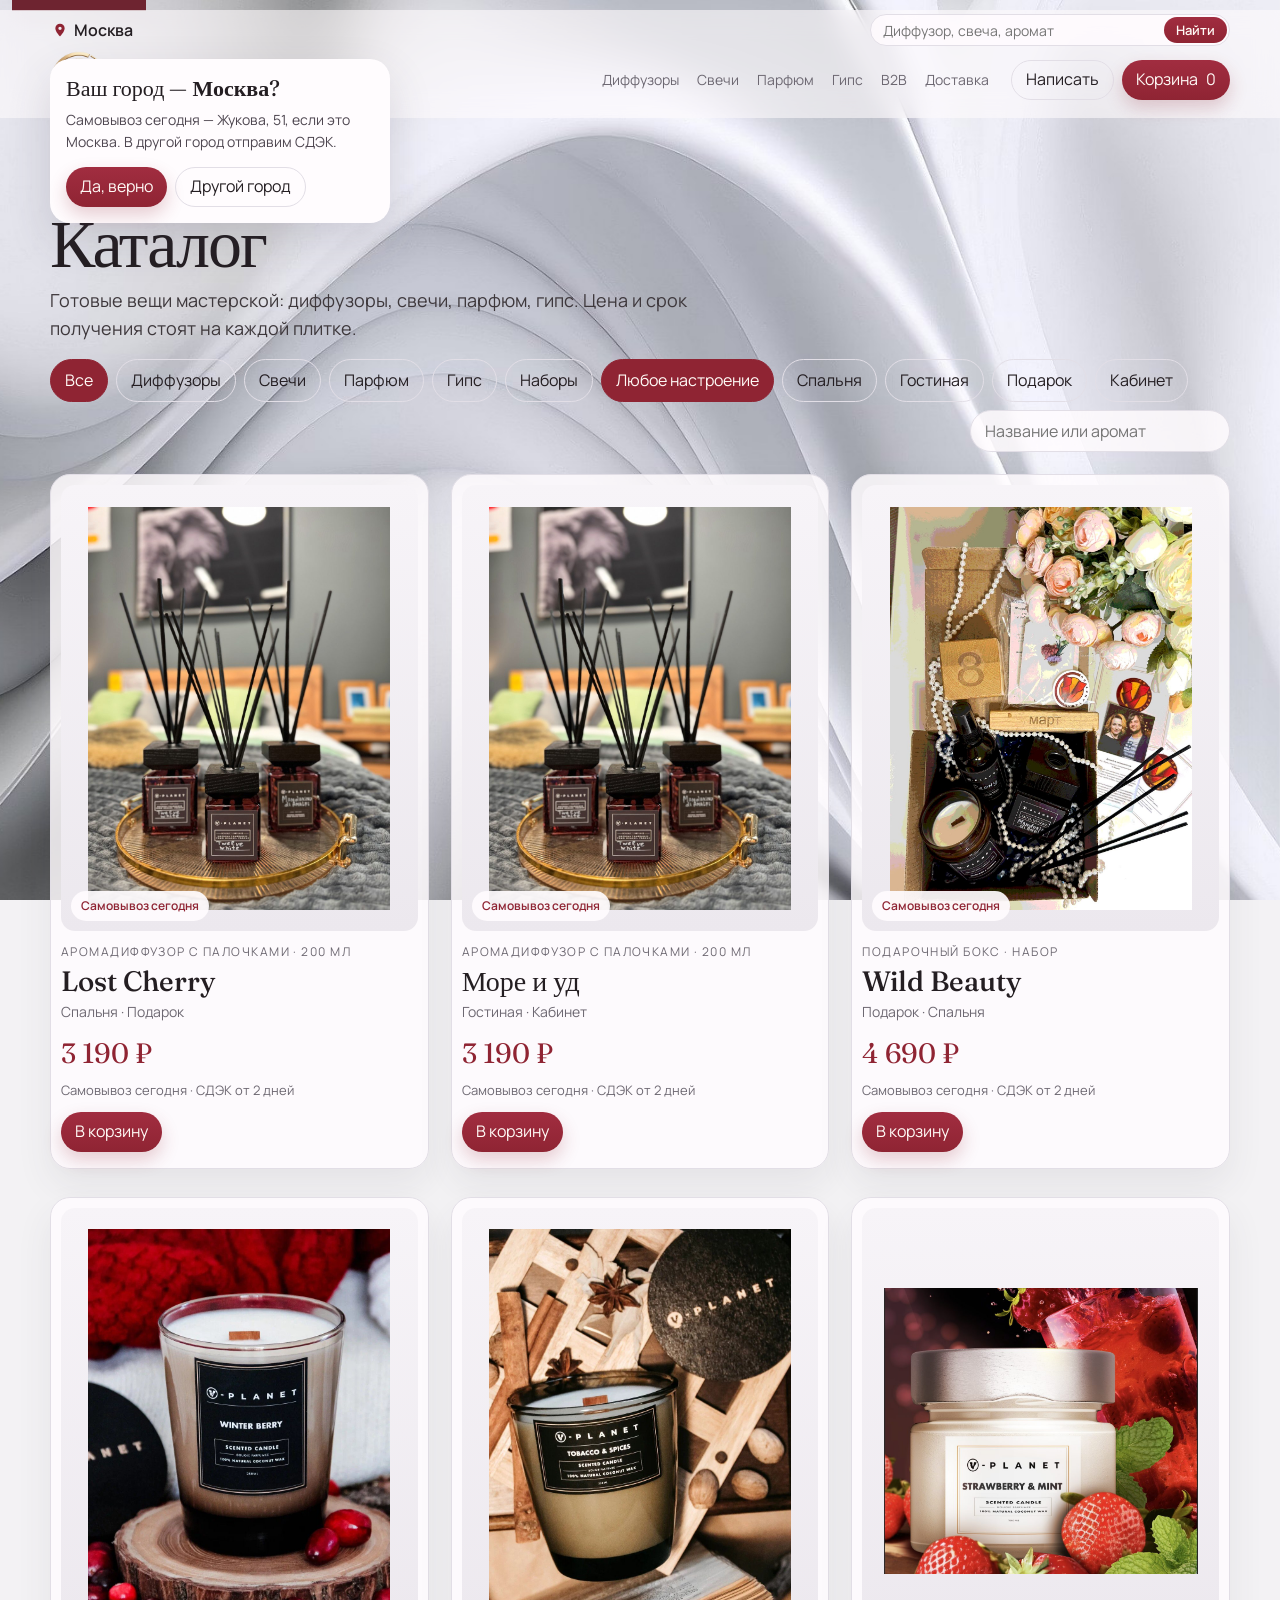
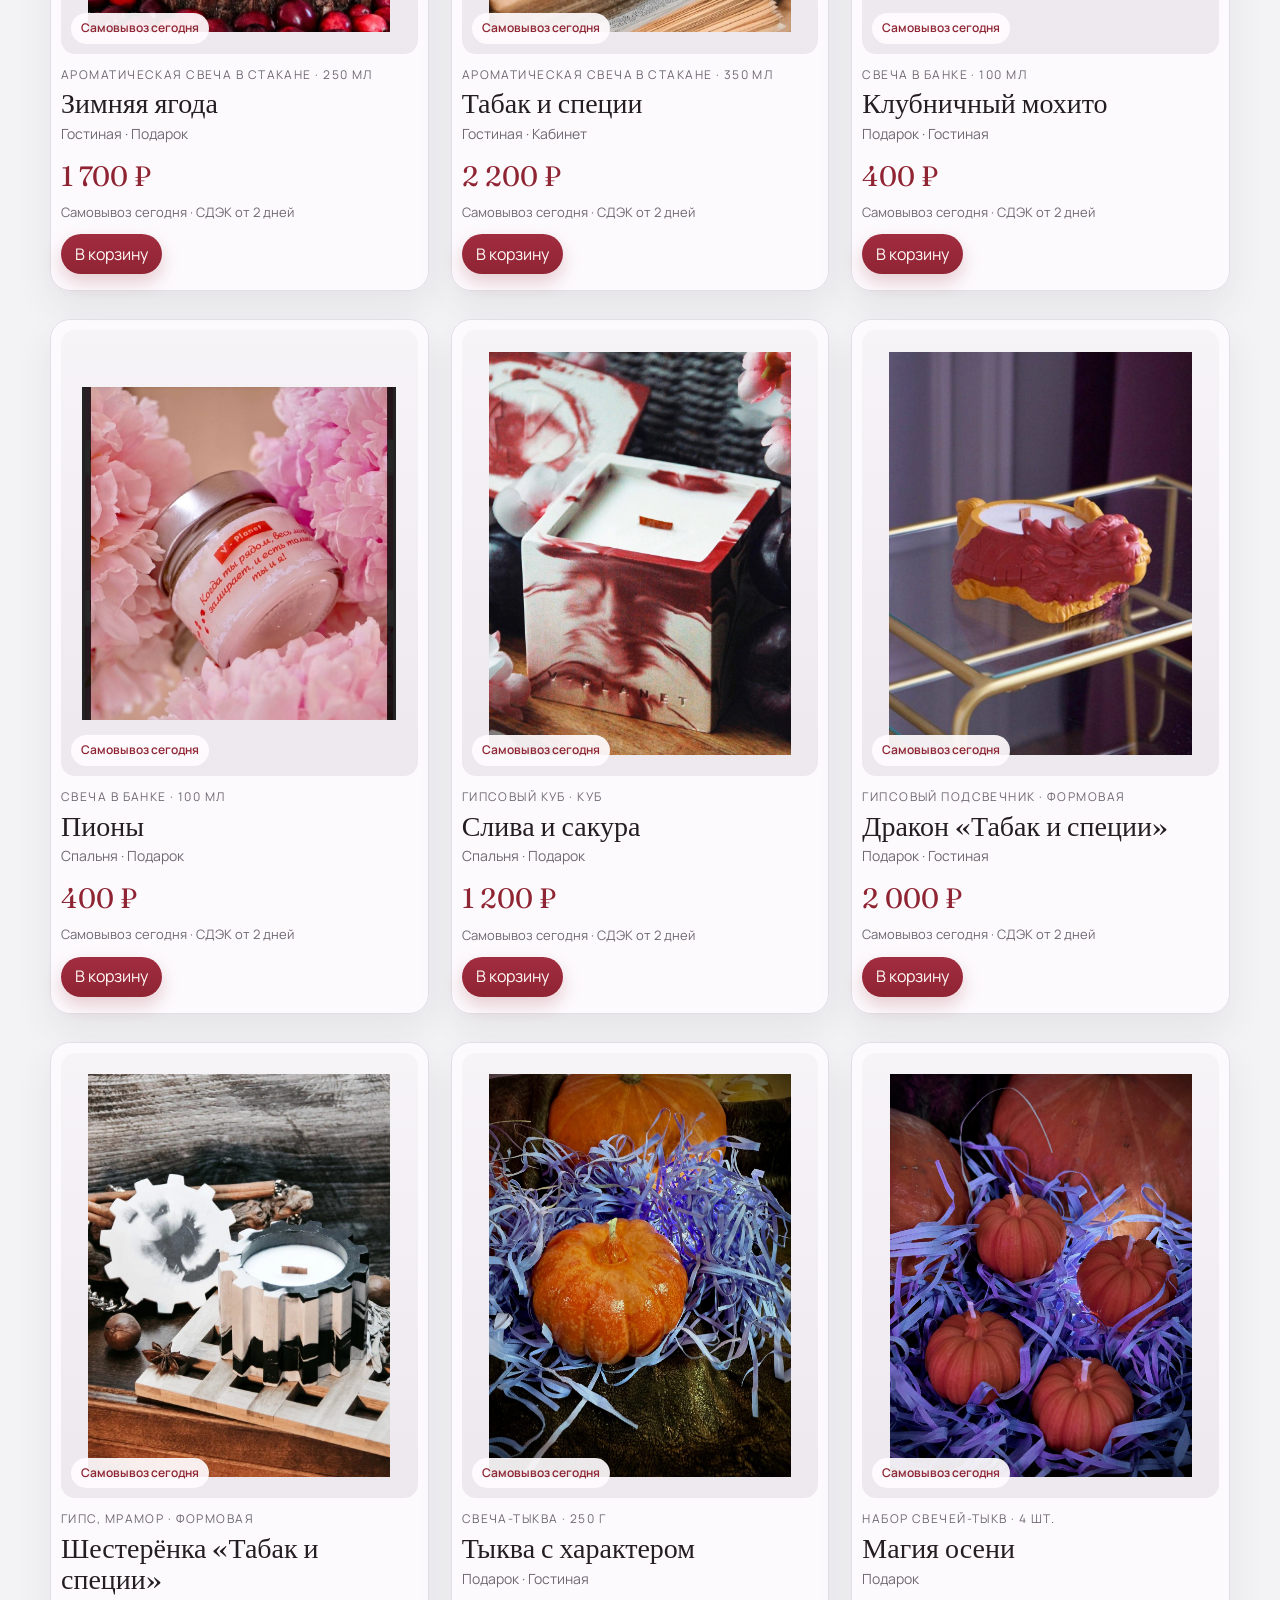
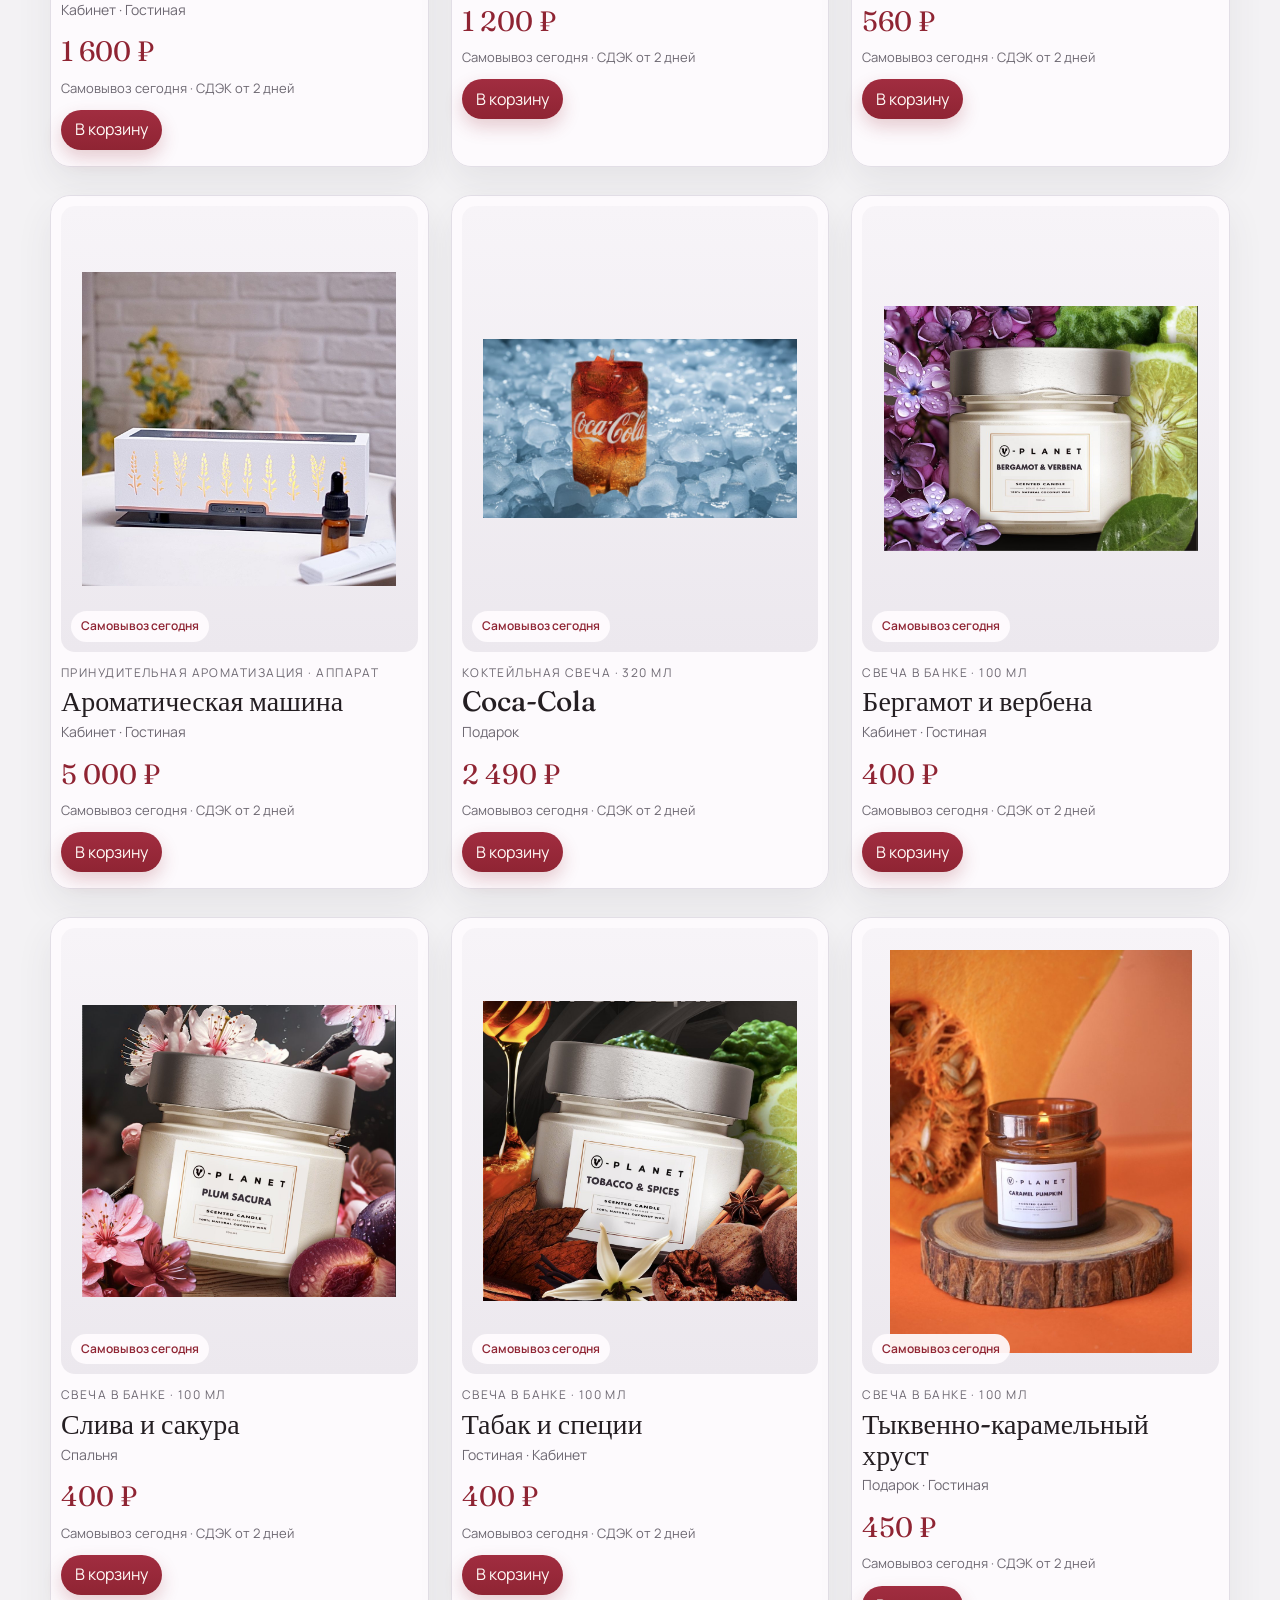
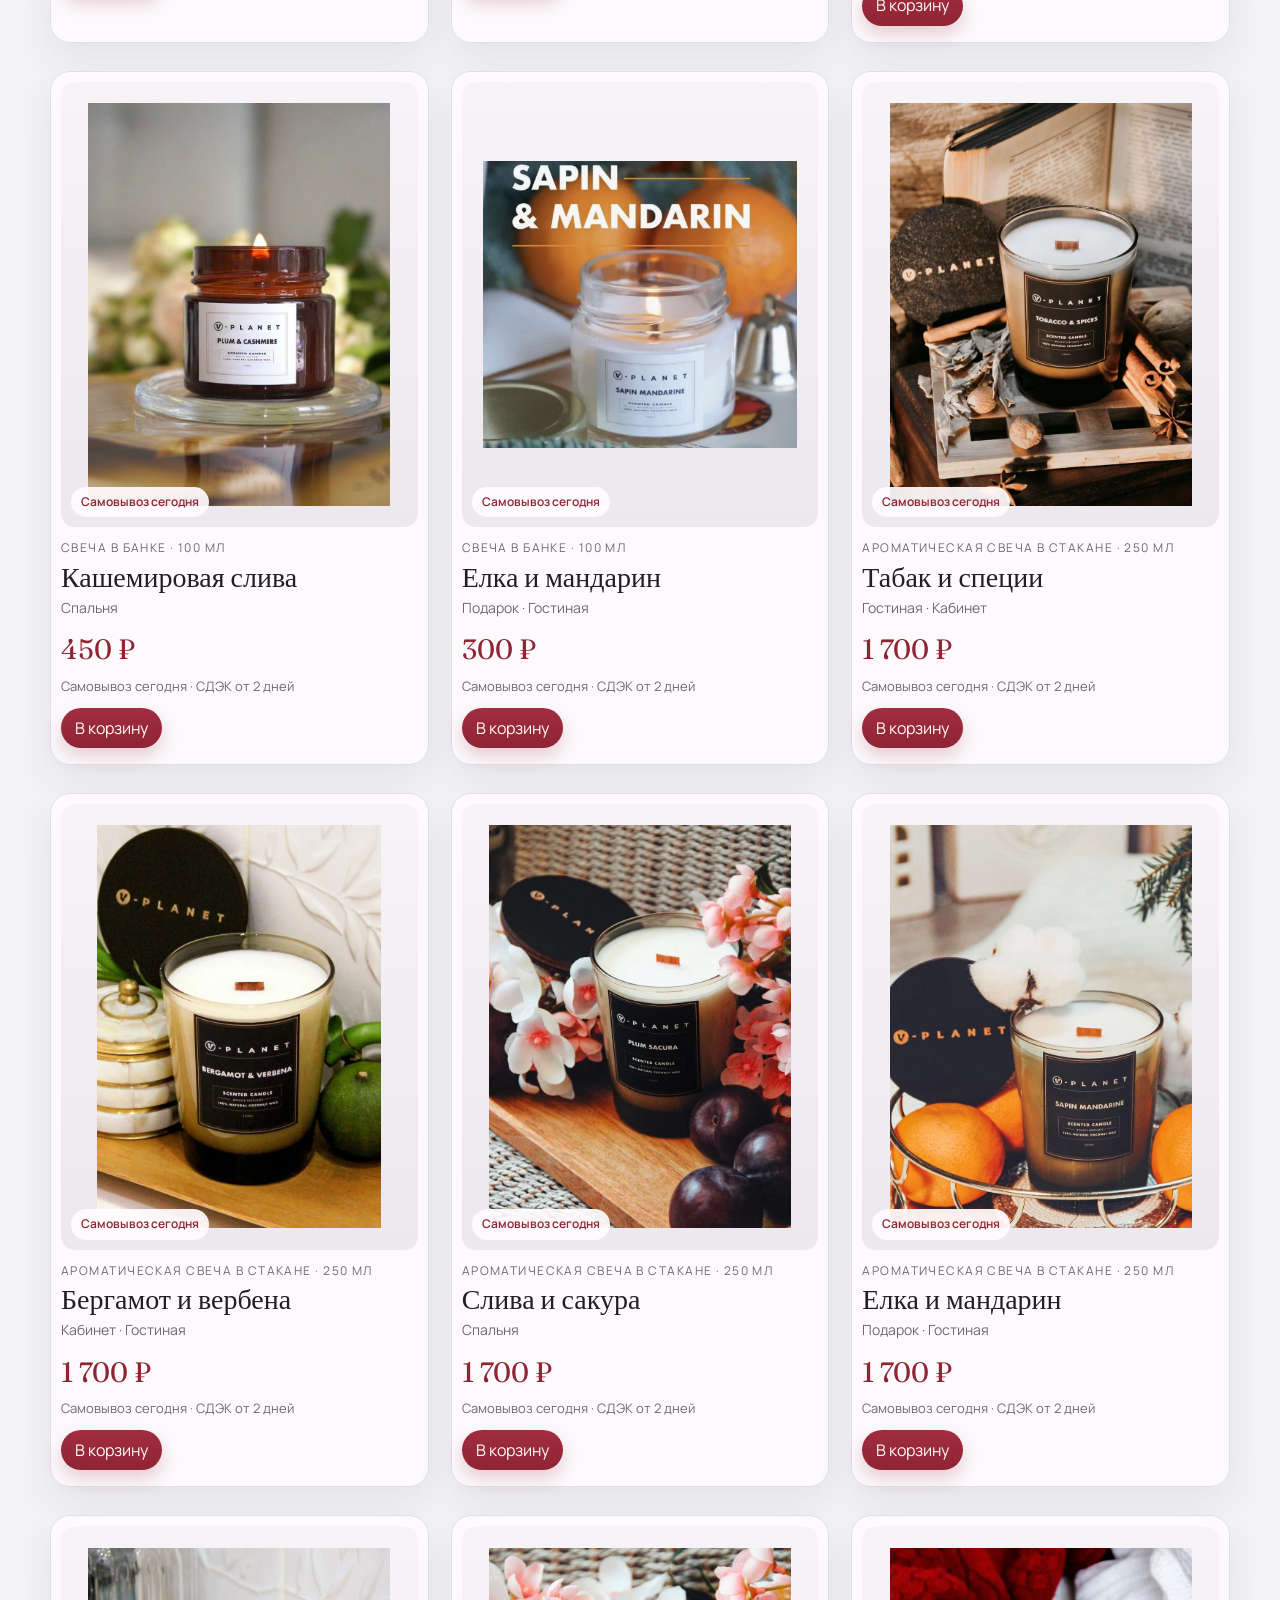
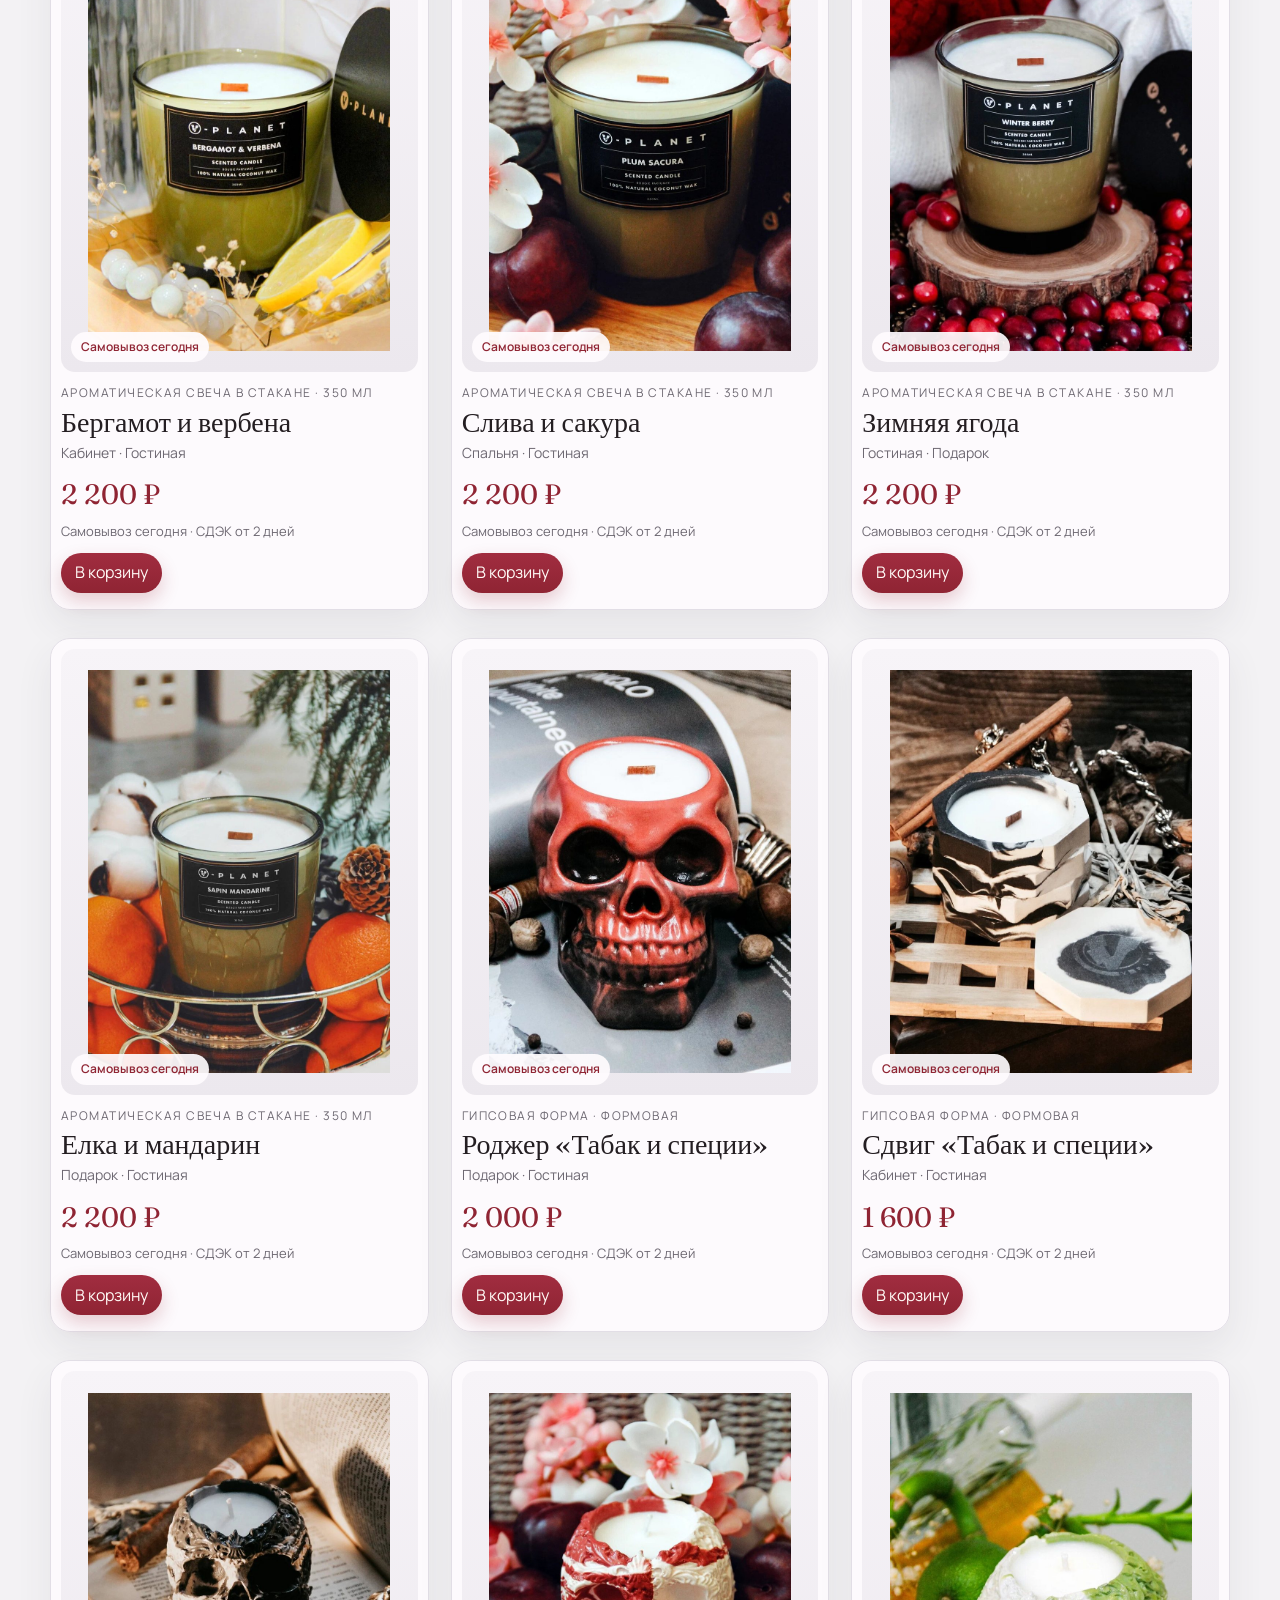
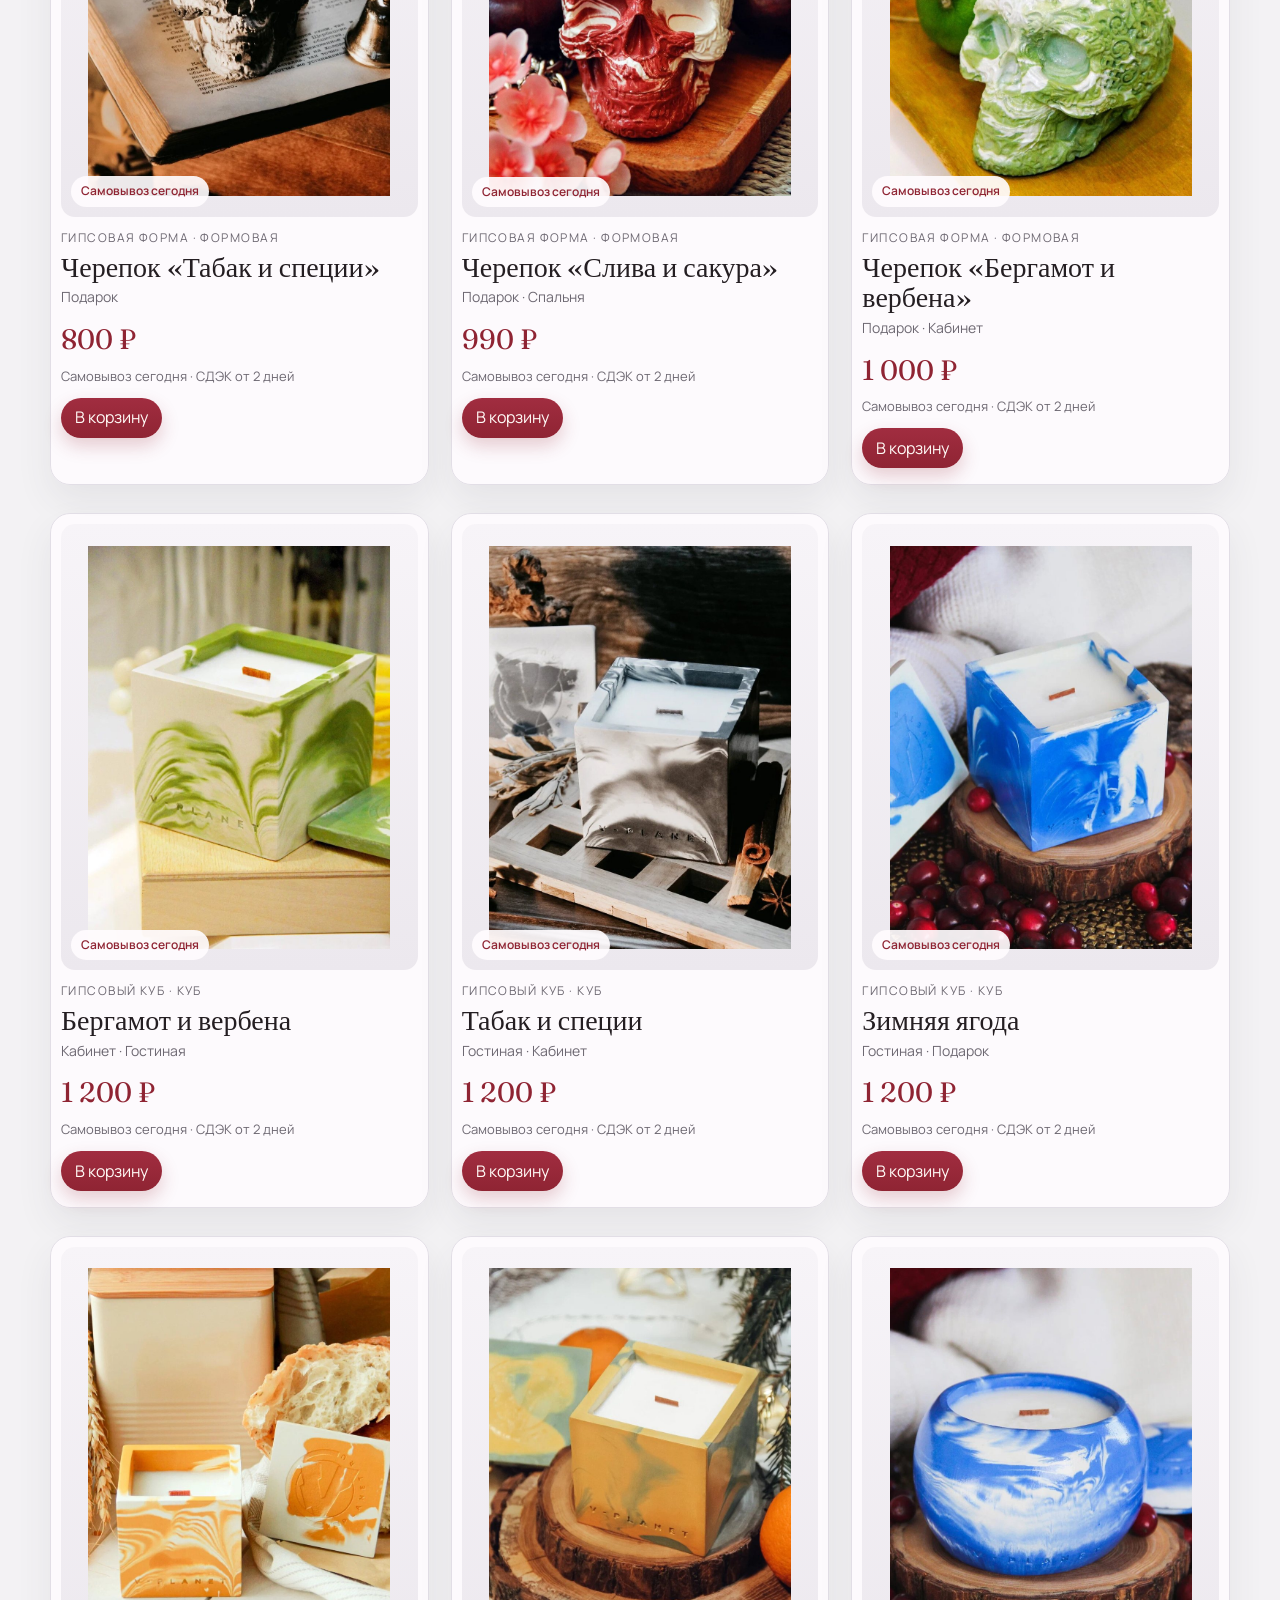
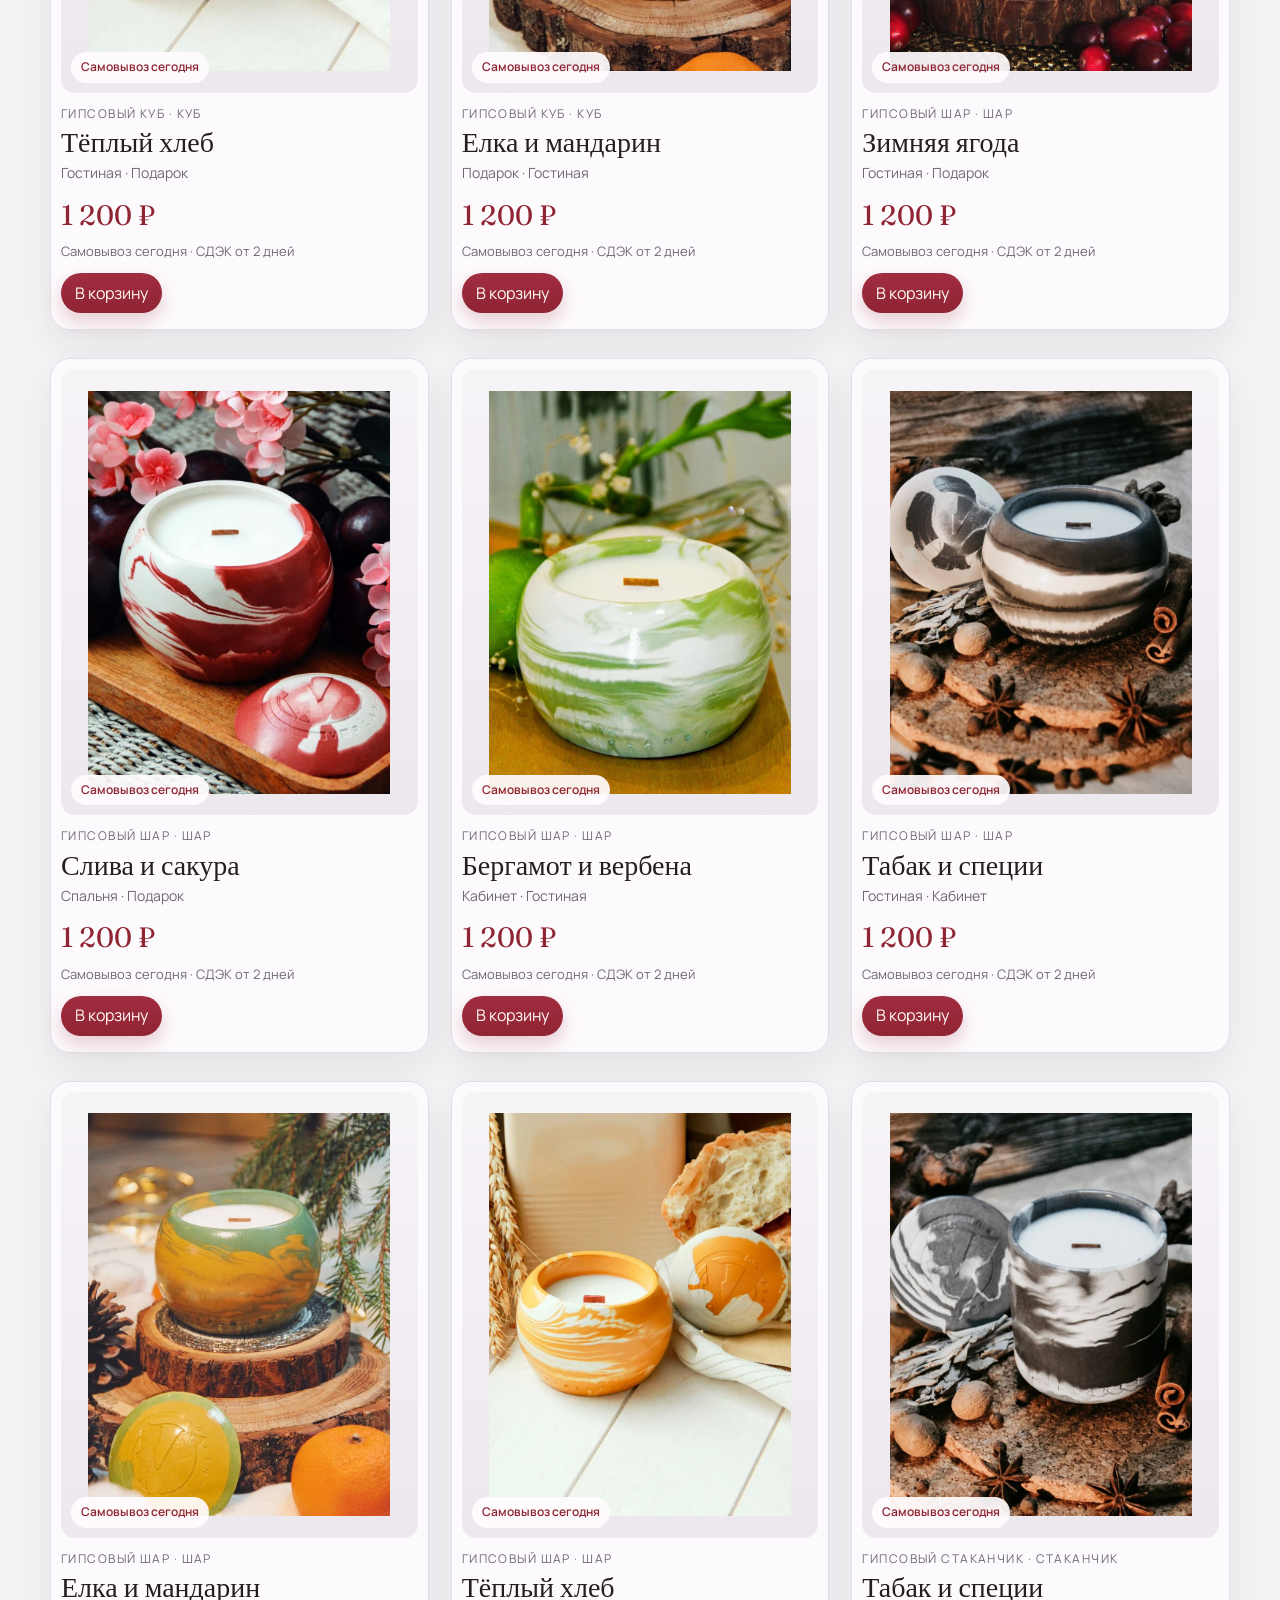
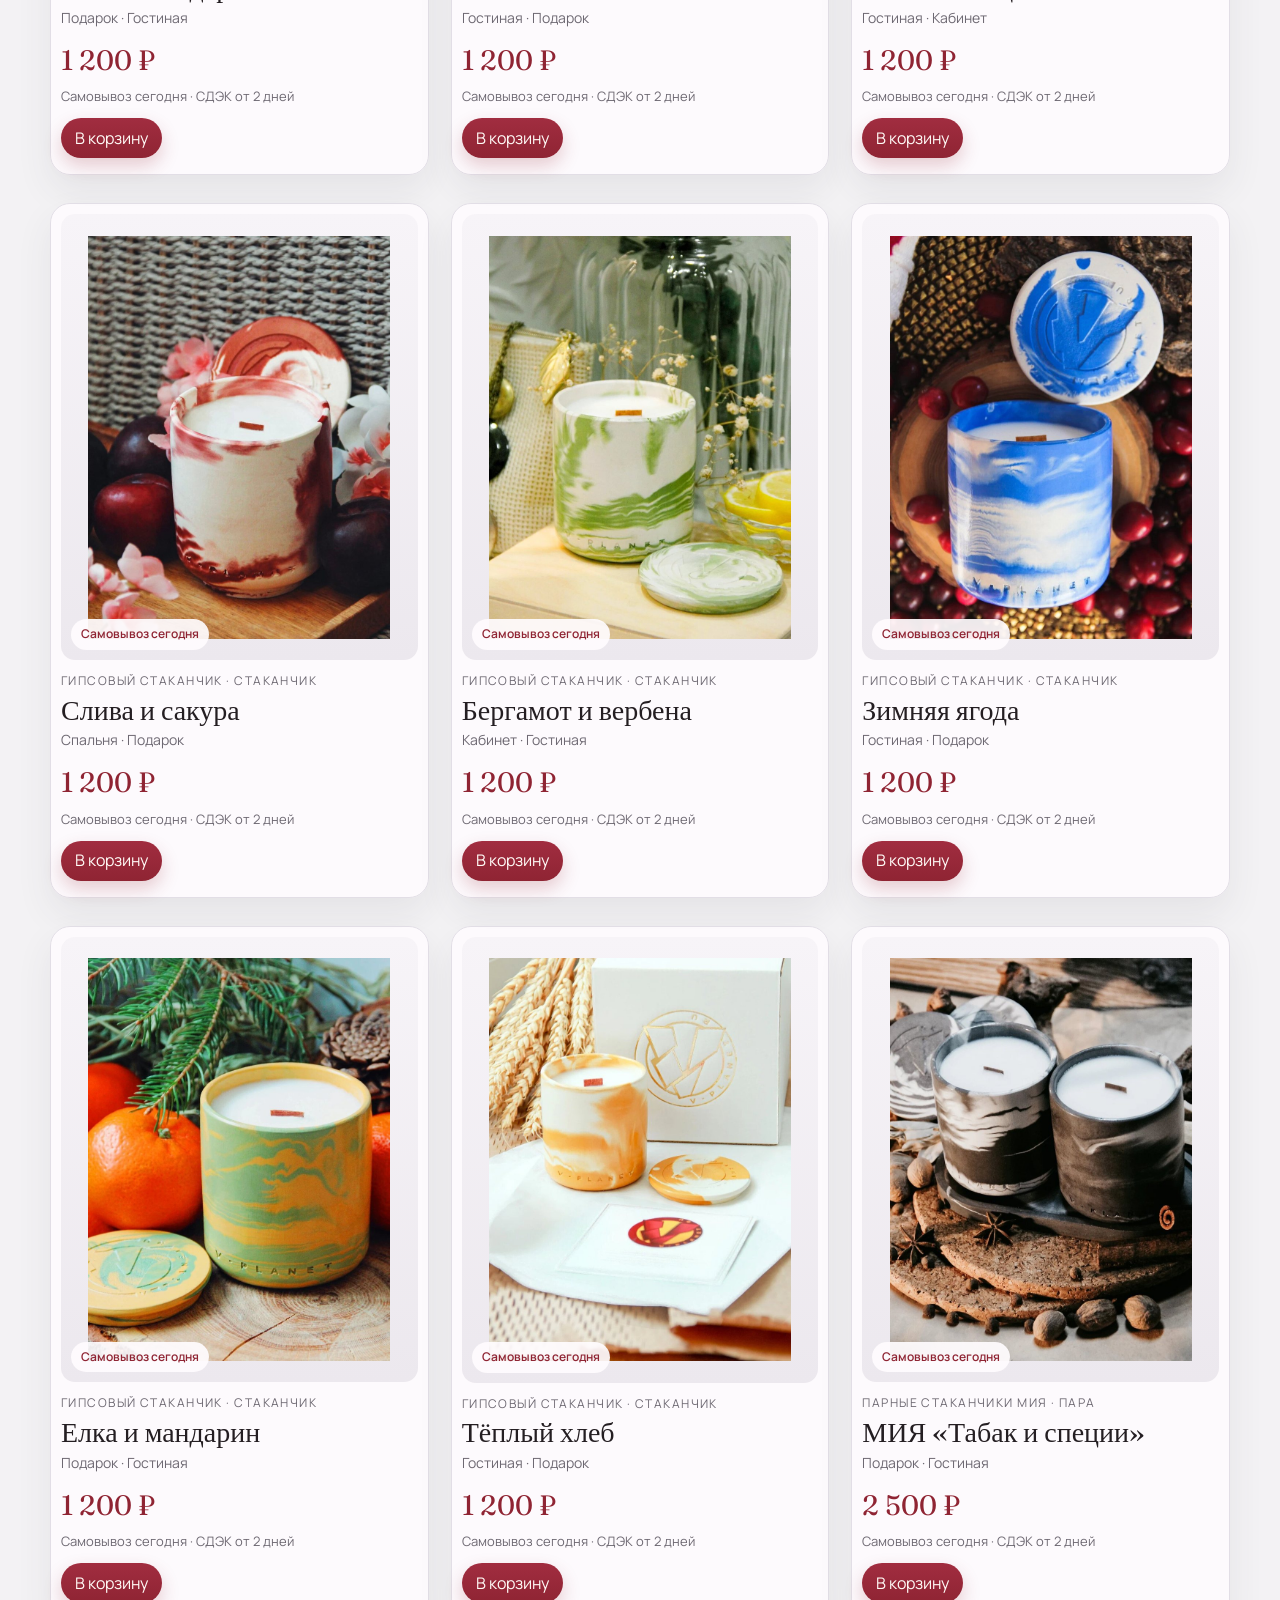
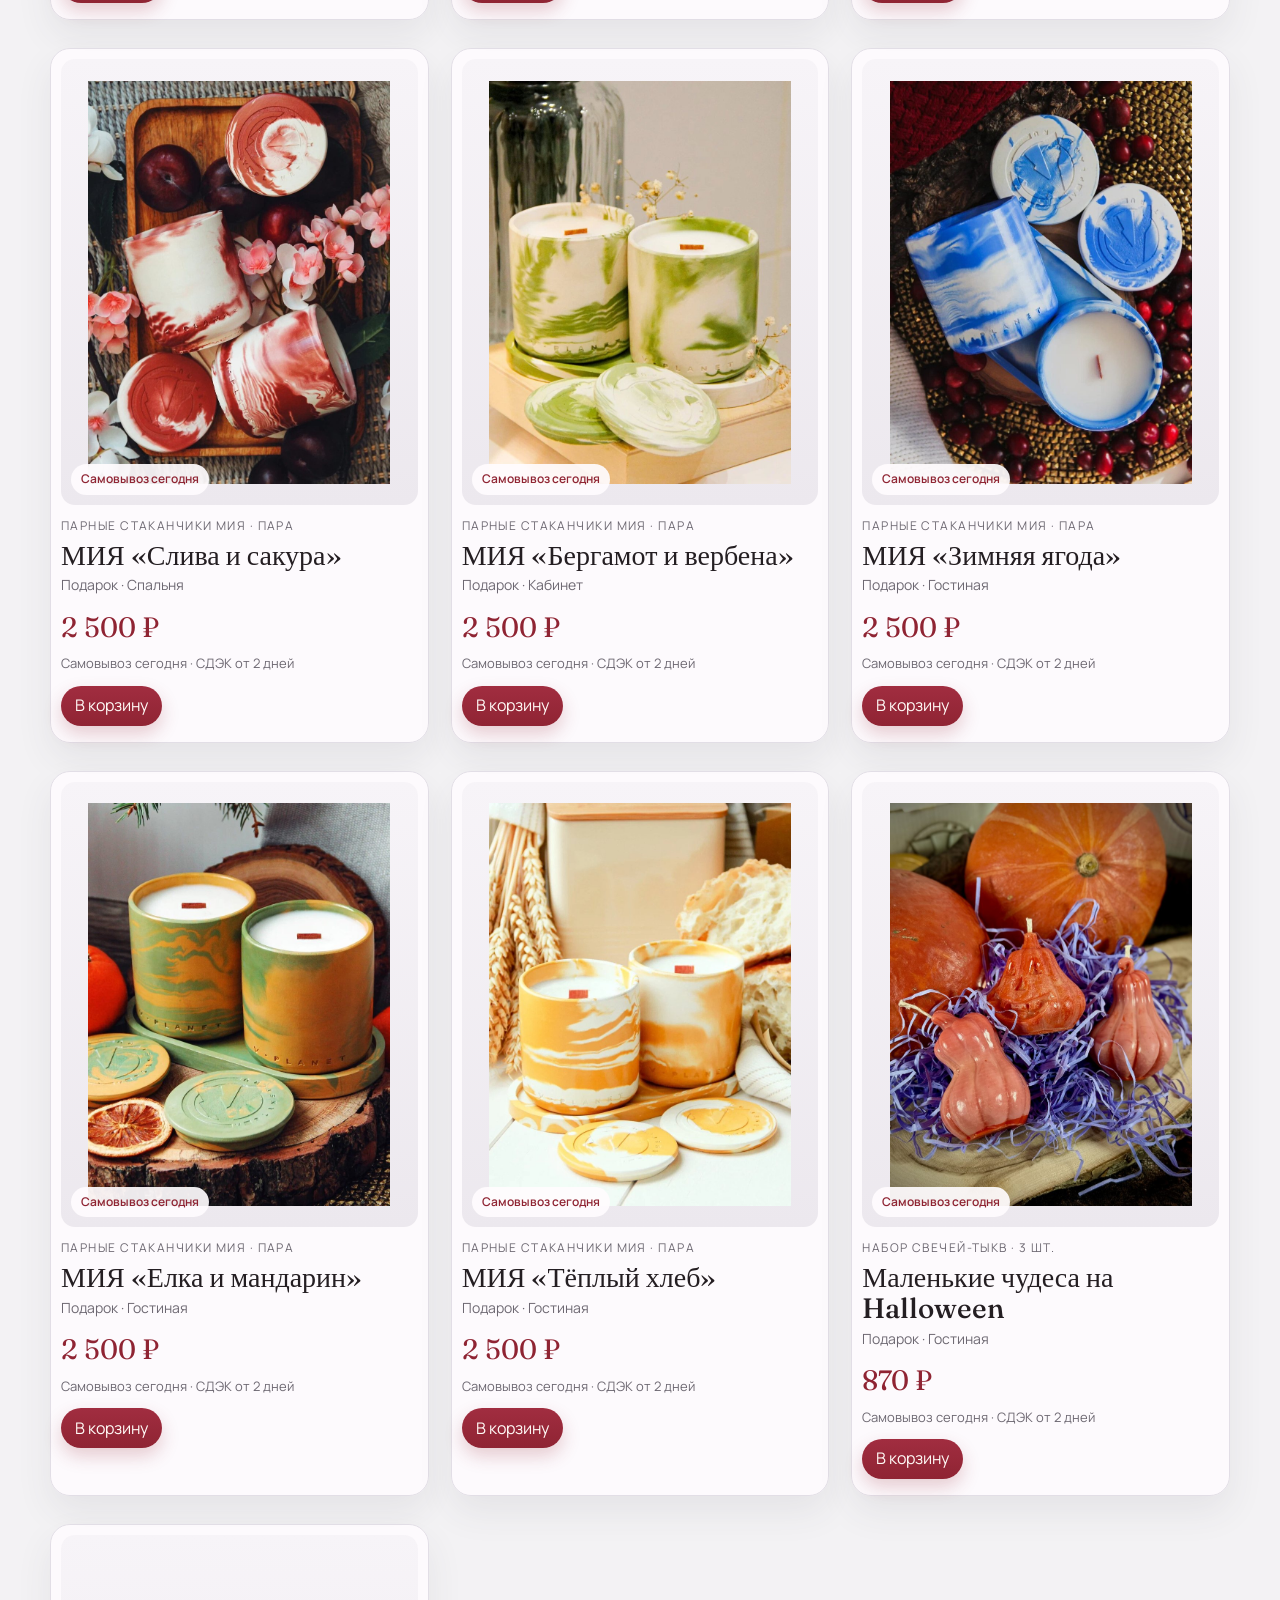
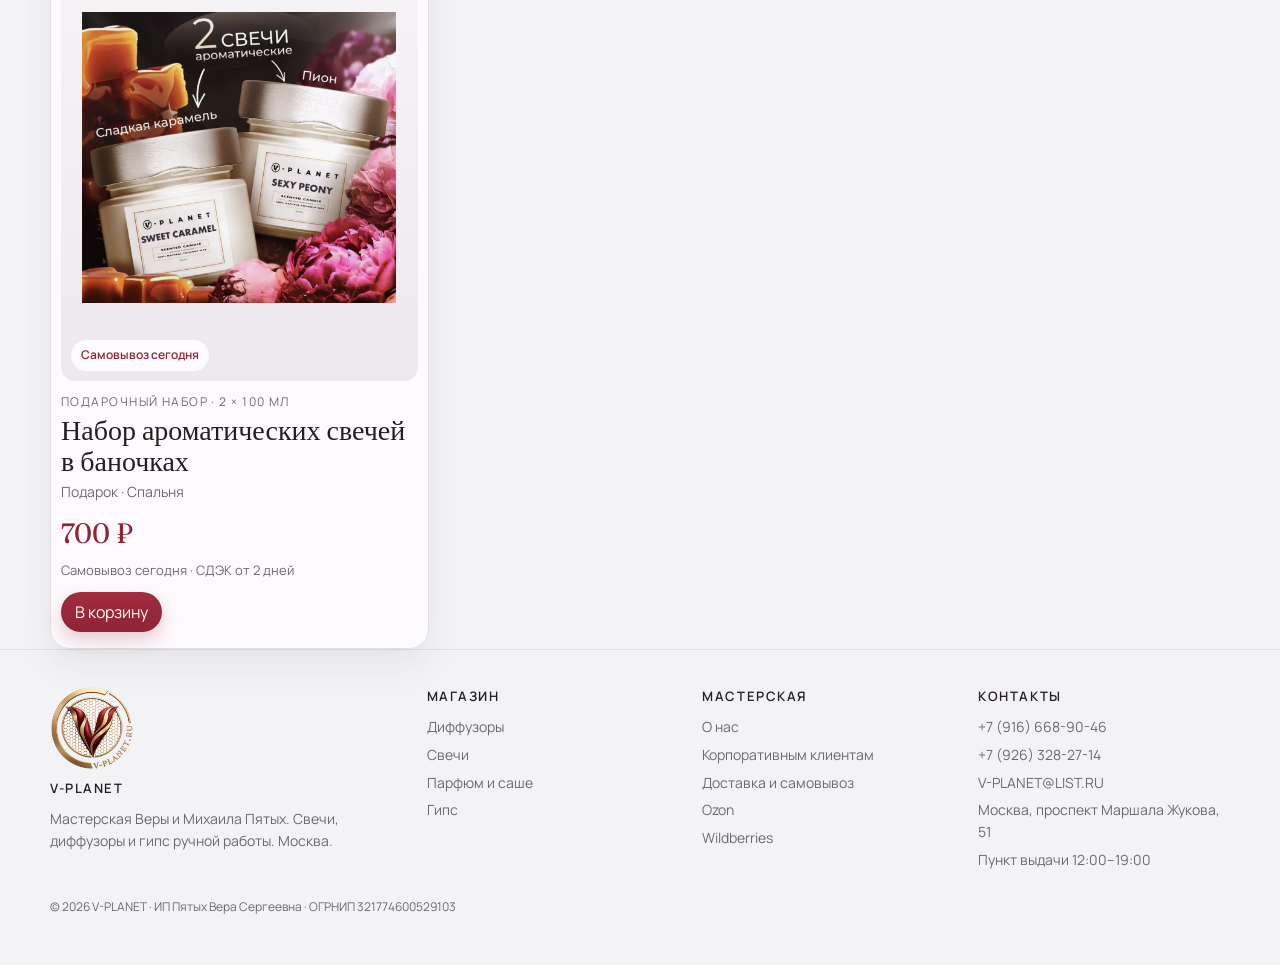
<file: catalog.html>
<!DOCTYPE html>
<html lang="ru">
<head>
  <meta charset="utf-8">
  <meta name="viewport" content="width=device-width, initial-scale=1">
  <title>Каталог — V-PLANET</title>
  <meta name="description" content="Диффузоры, свечи, парфюм и гипс V-PLANET. Цена и срок доставки на каждой позиции.">
  <link rel="icon" href="images/logo.png">
  <link rel="preconnect" href="https://fonts.googleapis.com">
  <link rel="preconnect" href="https://fonts.gstatic.com" crossorigin>
  <link href="https://fonts.googleapis.com/css2?family=Fraunces:opsz,wght@9..144,460;9..144,560&family=Manrope:wght@400;500;600&display=swap" rel="stylesheet">
  <link rel="stylesheet" href="css/style.css">
</head>
<body data-page="catalog">
  <img class="site-bg" src="images/bg-main.jpg" alt="">
  <main id="main" class="wrap">
    <div class="page-intro">
      <p class="kicker">Готовые товары</p>
      <h1 data-catalog-title>Каталог</h1>
      <p data-catalog-intro></p>
    </div>
    <div class="filters" data-filters>
      <button class="chip" type="button" data-filter="cat" data-value="all">Все</button>
      <button class="chip" type="button" data-filter="cat" data-value="diffuser">Диффузоры</button>
      <button class="chip" type="button" data-filter="cat" data-value="candle">Свечи</button>
      <button class="chip" type="button" data-filter="cat" data-value="perfume">Парфюм</button>
      <button class="chip" type="button" data-filter="cat" data-value="plaster">Гипс</button>
      <button class="chip" type="button" data-filter="cat" data-value="set">Наборы</button>
      <button class="chip" type="button" data-filter="mood" data-value="all">Любое настроение</button>
      <button class="chip" type="button" data-filter="mood" data-value="bedroom">Спальня</button>
      <button class="chip" type="button" data-filter="mood" data-value="living">Гостиная</button>
      <button class="chip" type="button" data-filter="mood" data-value="gift">Подарок</button>
      <button class="chip" type="button" data-filter="mood" data-value="work">Кабинет</button>
      <input class="search" data-search type="search" placeholder="Название или аромат" aria-label="Поиск">
    </div>
    <div data-catalog></div>
  </main>
  <script src="js/data.js"></script>
  <script src="js/ui.js"></script>
</body>
</html>
</file>
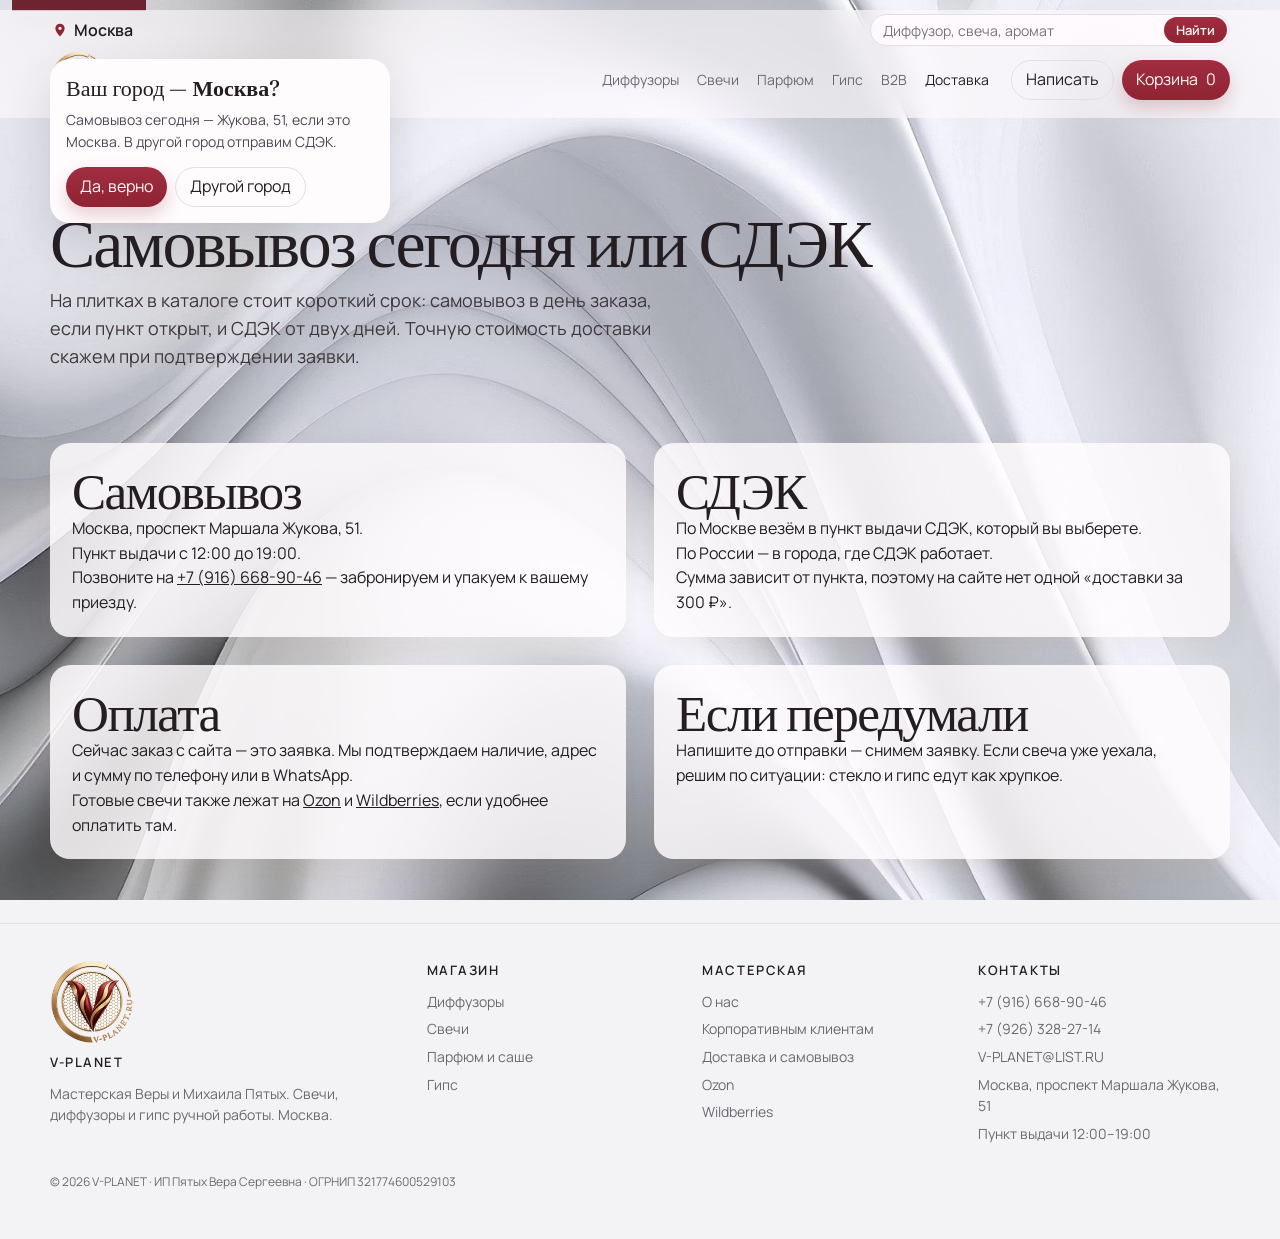
<file: delivery.html>
<!DOCTYPE html>
<html lang="ru">
<head>
  <meta charset="utf-8">
  <meta name="viewport" content="width=device-width, initial-scale=1">
  <title>Доставка — V-PLANET</title>
  <meta name="description" content="Самовывоз на проспекте Маршала Жукова, 51 и доставка СДЭК по Москве и России.">
  <link rel="icon" href="images/logo.png">
  <link rel="preconnect" href="https://fonts.googleapis.com">
  <link rel="preconnect" href="https://fonts.gstatic.com" crossorigin>
  <link href="https://fonts.googleapis.com/css2?family=Fraunces:opsz,wght@9..144,460;9..144,560&family=Manrope:wght@400;500;600&display=swap" rel="stylesheet">
  <link rel="stylesheet" href="css/style.css">
</head>
<body data-page="delivery">
  <img class="site-bg" src="images/bg-main.jpg" alt="">
  <main id="main" class="wrap">
    <div class="page-intro">
      <p class="kicker">Как получить заказ</p>
      <h1>Самовывоз сегодня или СДЭК</h1>
      <p>На плитках в каталоге стоит короткий срок: самовывоз в день заказа, если пункт открыт, и СДЭК от двух дней. Точную стоимость доставки скажем при подтверждении заявки.</p>
    </div>
    <section class="section info-grid">
      <article class="panel">
        <h2>Самовывоз</h2>
        <p>Москва, проспект Маршала Жукова, 51.</p>
        <p>Пункт выдачи с 12:00 до 19:00.</p>
        <p>Позвоните на <a href="tel:+79166689046">+7 (916) 668-90-46</a> — забронируем и упакуем к вашему приезду.</p>
      </article>
      <article class="panel">
        <h2>СДЭК</h2>
        <p>По Москве везём в пункт выдачи СДЭК, который вы выберете.</p>
        <p>По России — в города, где СДЭК работает.</p>
        <p>Сумма зависит от пункта, поэтому на сайте нет одной «доставки за 300 ₽».</p>
      </article>
      <article class="panel">
        <h2>Оплата</h2>
        <p>Сейчас заказ с сайта — это заявка. Мы подтверждаем наличие, адрес и сумму по телефону или в WhatsApp.</p>
        <p>Готовые свечи также лежат на <a href="https://www.ozon.ru/seller/v-planet-222539/">Ozon</a> и <a href="https://www.wildberries.ru/brands/v-planet">Wildberries</a>, если удобнее оплатить там.</p>
      </article>
      <article class="panel">
        <h2>Если передумали</h2>
        <p>Напишите до отправки — снимем заявку. Если свеча уже уехала, решим по ситуации: стекло и гипс едут как хрупкое.</p>
      </article>
    </section>
  </main>
  <script src="js/data.js"></script>
  <script src="js/ui.js"></script>
</body>
</html>
</file>
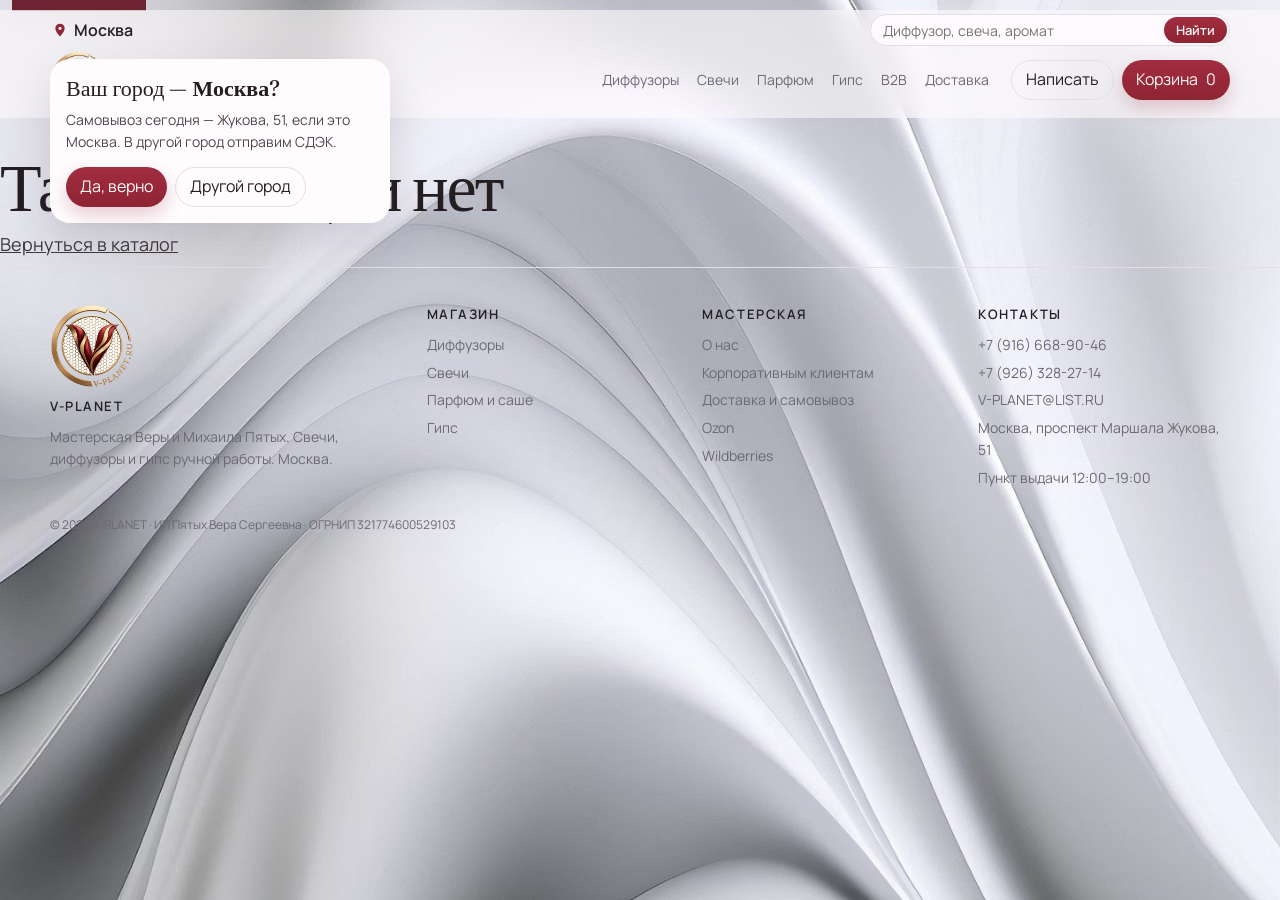
<file: product.html>
<!DOCTYPE html>
<html lang="ru">
<head>
  <meta charset="utf-8">
  <meta name="viewport" content="width=device-width, initial-scale=1">
  <title>Товар — V-PLANET</title>
  <link rel="icon" href="images/logo.png">
  <link rel="preconnect" href="https://fonts.googleapis.com">
  <link rel="preconnect" href="https://fonts.gstatic.com" crossorigin>
  <link href="https://fonts.googleapis.com/css2?family=Fraunces:opsz,wght@9..144,460;9..144,560&family=Manrope:wght@400;500;600&display=swap" rel="stylesheet">
  <link rel="stylesheet" href="css/style.css">
</head>
<body data-page="product">
  <img class="site-bg" src="images/bg-main.jpg" alt="">
  <main id="main" data-product></main>
  <script src="js/data.js"></script>
  <script src="js/ui.js"></script>
</body>
</html>
</file>
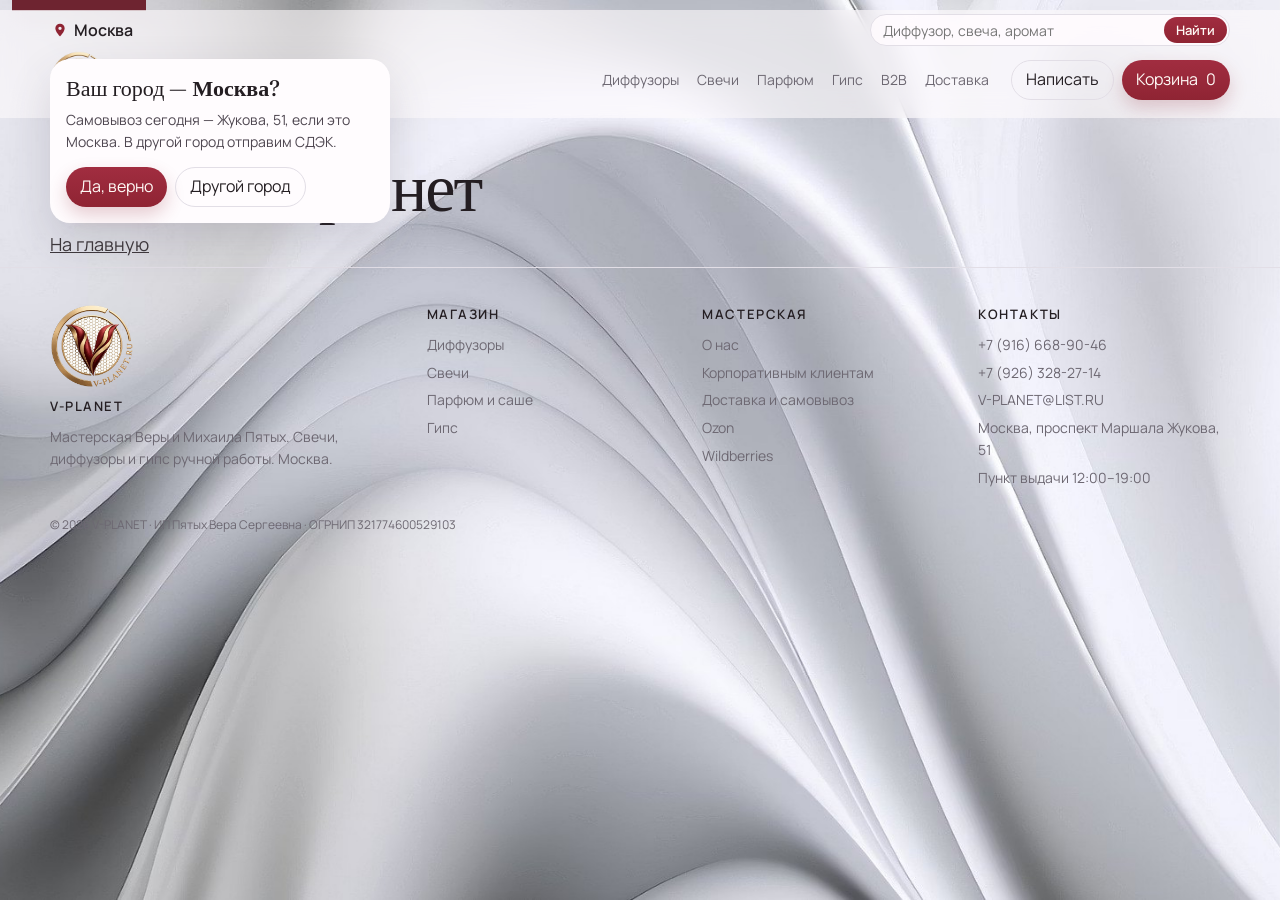
<file: world.html>
<!DOCTYPE html>
<html lang="ru">
<head>
  <meta charset="utf-8">
  <meta name="viewport" content="width=device-width, initial-scale=1">
  <title>Мир — V-PLANET</title>
  <meta name="description" content="Линейка V-PLANET: готовые ароматы для дома. Самовывоз в Москве и доставка СДЭК.">
  <link rel="icon" href="images/logo.png">
  <link rel="preconnect" href="https://fonts.googleapis.com">
  <link rel="preconnect" href="https://fonts.gstatic.com" crossorigin>
  <link href="https://fonts.googleapis.com/css2?family=Fraunces:opsz,wght@9..144,460;9..144,560&family=Manrope:wght@400;500;600&display=swap" rel="stylesheet">
  <link rel="stylesheet" href="css/style.css">
</head>
<body data-page="world">
  <img class="site-bg" src="images/bg-main.jpg" alt="">
  <main id="main" class="wrap" data-world></main>
  <script src="js/data.js"></script>
  <script src="js/ui.js"></script>
</body>
</html>
</file>
<file: css/style.css>
:root {
  --bg: #f4f3f6;
  --bg-2: #fbfafc;
  --ink: #241e22;
  --muted: #6d6872;
  --line: #e2dee6;
  --paper: rgba(255, 252, 254, 0.84);
  --dark: #6e2430;
  --image: #ece8ee;
  --accent: #8f2433;
  --flame: #8a6840;
  --wine: #8f2433;
  --serif: "Fraunces", "Iowan Old Style", Palatino, "Times New Roman", serif;
  --sans: "Manrope", "Segoe UI", sans-serif;
  --space: clamp(18px, 3vw, 40px);
  --max: 1180px;
  --header: 74px;
}

* { box-sizing: border-box; }
html { scroll-behavior: smooth; background: #f3f2f4; }
body {
  position: relative;
  z-index: 0;
  margin: 0;
  background: transparent;
  color: var(--ink);
  font-family: var(--sans);
  font-size: 16px;
  line-height: 1.55;
}
h1 em {
  font-style: italic;
  font-weight: 560;
  color: var(--accent);
}
img { max-width: 100%; display: block; }
a { color: inherit; }
button, input, textarea { font: inherit; color: inherit; }
h1, h2, h3, p { margin: 0; }

.skip {
  position: absolute;
  left: 12px;
  top: -40px;
  background: var(--dark);
  color: white;
  padding: 8px 12px;
  z-index: 20;
}
.skip:focus { top: 12px; }

.site-bg {
  position: fixed;
  inset: 0;
  width: 100%;
  height: 100%;
  object-fit: cover;
  object-position: center;
  z-index: -1;
  pointer-events: none;
}

.wrap {
  width: min(var(--max), calc(100% - var(--space) * 2));
  margin-inline: auto;
}

.site-header {
  position: sticky;
  top: 0;
  z-index: 30;
  height: auto;
  display: block;
  padding-bottom: 8px;
  background: rgba(255, 252, 254, 0.58);
  backdrop-filter: blur(12px);
  border-bottom: 1px solid transparent;
}
.site-header.is-stuck { border-bottom-color: var(--line); }
.header-inner {
  display: flex;
  align-items: center;
  gap: 22px;
  width: min(var(--max), calc(100% - var(--space) * 2));
  margin-inline: auto;
}
.brand {
  display: flex;
  align-items: center;
  gap: 10px;
  text-decoration: none;
  flex: 0 0 auto;
}
.brand img { width: 58px; height: 58px; object-fit: contain; }
.brand span {
  font-family: var(--serif);
  font-size: 20px;
  letter-spacing: 0.14em;
  font-weight: 560;
  color: var(--flame);
}
.nav {
  display: flex;
  gap: 18px;
  margin-left: auto;
}
.nav a {
  text-decoration: none;
  font-size: 14px;
  color: var(--muted);
}
.nav a:hover, .nav a[aria-current="page"] { color: var(--ink); }
.header-actions { display: flex; align-items: center; gap: 8px; }
.ghost, .solid, .text-btn {
  border: 0;
  background: transparent;
  cursor: pointer;
  text-decoration: none;
}
.ghost, .solid {
  min-height: 40px;
  padding: 0 14px;
  border-radius: 999px;
  display: inline-flex;
  align-items: center;
  justify-content: center;
  gap: 8px;
}
.ghost { border: 1px solid var(--line); background: transparent; }
.ghost:hover { border-color: var(--ink); }
.solid {
  background: linear-gradient(180deg, #a12d40, var(--wine));
  color: #fffaf6;
  box-shadow: 0 8px 18px rgba(143, 36, 51, 0.22);
}
.solid:hover { filter: brightness(1.06); }
.solid:disabled,
.solid:disabled:hover {
  background: #e4dfe4;
  color: #8a848c;
  box-shadow: none;
  cursor: not-allowed;
  filter: none;
}
.menu-btn { display: none; }

.topbar {
  position: relative;
  display: flex;
  align-items: center;
  gap: 12px;
  width: min(var(--max), calc(100% - var(--space) * 2));
  margin: 10px auto 0;
}
.city-btn {
  display: inline-flex;
  align-items: center;
  gap: 6px;
  max-width: 46%;
  border: 0;
  background: transparent;
  color: var(--ink);
  font: inherit;
  font-weight: 600;
  padding: 8px 2px;
  cursor: pointer;
}
.city-btn span {
  overflow: hidden;
  text-overflow: ellipsis;
  white-space: nowrap;
}
.pin { width: 16px; height: 16px; flex: 0 0 auto; color: var(--wine); }
.top-search {
  display: flex;
  align-items: center;
  flex: 0 1 360px;
  width: min(360px, 100%);
  margin-left: auto;
  min-width: 0;
  min-height: 32px;
  border: 1px solid var(--line);
  background: rgba(255, 252, 254, 0.84);
  border-radius: 999px;
  padding: 2px 2px 2px 12px;
}
.top-search input {
  flex: 1;
  width: auto;
  min-width: 0;
  height: 26px;
  min-height: 0;
  border: 0;
  background: transparent;
  border-radius: 0;
  padding: 0 8px 0 0;
  font-size: 14px;
}
.top-find {
  flex: 0 0 auto;
  height: 26px;
  border: 0;
  border-radius: 999px;
  padding: 0 12px;
  background: linear-gradient(180deg, #a12d40, var(--wine));
  color: #fffaf6;
  font: inherit;
  font-size: 13px;
  font-weight: 600;
  cursor: pointer;
}
.top-find:hover { filter: brightness(1.06); }
.sr {
  position: absolute;
  width: 1px;
  height: 1px;
  padding: 0;
  margin: -1px;
  overflow: hidden;
  clip: rect(0, 0, 0, 0);
  border: 0;
}
.city-pop {
  position: absolute;
  top: calc(100% + 8px);
  left: 0;
  z-index: 5;
  width: min(340px, calc(100vw - 28px));
  padding: 16px;
  border-radius: 20px;
  background: #fffcfe;
  box-shadow: 0 18px 44px rgba(70, 60, 84, 0.16);
}
.city-ask { font-family: var(--serif); font-size: 22px; line-height: 1.2; }
.city-note { margin-top: 8px; color: #4e4650; font-size: 14px; }
.city-actions { display: flex; flex-wrap: wrap; gap: 8px; margin-top: 14px; }
.city-list input {
  width: 100%;
  min-height: 40px;
  border: 1px solid var(--line);
  border-radius: 999px;
  padding: 8px 14px;
  background: #fff;
}
.city-options { display: grid; max-height: 240px; overflow: auto; margin-top: 8px; }
.city-options button {
  text-align: left;
  background: transparent;
  border: 0;
  border-bottom: 1px solid var(--line);
  padding: 9px 2px;
  cursor: pointer;
  font: inherit;
}
.city-options button:hover { color: var(--wine); }
.city-empty { color: var(--muted); padding: 10px 2px; }

.vibe { width: min(var(--max), calc(100% - var(--space) * 2)); margin: 10px auto 6px; }
.vibe-head { display: flex; justify-content: space-between; gap: 12px 16px; align-items: baseline; flex-wrap: wrap; margin-bottom: 12px; }
.vibe-head p:last-child { color: #3e383c; }
.vibe-stage {
  position: relative;
  min-height: 500px;
  border-radius: 28px;
  overflow: hidden;
  box-shadow: 0 22px 48px rgba(70, 60, 84, 0.12);
}
.vibe-slide {
  position: absolute;
  inset: 0;
  display: flex;
  align-items: center;
  opacity: 0;
  visibility: hidden;
  transition: opacity 0.7s ease;
}
.vibe-slide.is-on { opacity: 1; visibility: visible; z-index: 1; }
.vibe-bg { position: absolute; inset: 0; width: 100%; height: 100%; object-fit: cover; }
.vibe-slide::after {
  content: "";
  position: absolute;
  inset: 0;
  background: linear-gradient(100deg, rgba(255, 252, 254, 0.92) 0%, rgba(255, 252, 254, 0.72) 38%, rgba(255, 252, 254, 0.08) 72%);
}
.vibe-copy { position: relative; z-index: 1; padding: 36px; max-width: 18em; }
.vibe-copy h2 {
  font-family: var(--serif);
  font-weight: 460;
  font-size: clamp(34px, 4.2vw, 52px);
  line-height: 1.02;
  letter-spacing: -0.03em;
}
.vibe-copy .lead { margin-top: 10px; }
.vibe-copy .solid { margin-top: 18px; }
.vibe-nav {
  position: absolute;
  right: 16px;
  bottom: 16px;
  z-index: 2;
  display: flex;
  gap: 8px;
}
.vibe-nav button {
  width: 42px;
  height: 42px;
  border-radius: 50%;
  border: 0;
  background: rgba(255, 252, 254, 0.9);
  cursor: pointer;
  font-size: 18px;
}
.vibe-progress { height: 3px; margin-top: 10px; background: rgba(143, 36, 51, 0.12); border-radius: 99px; overflow: hidden; }
.vibe-progress span { display: block; height: 100%; width: 0; background: var(--wine); }
.vibe-progress span.is-run { animation: vibe-bar 4.4s linear; }
@keyframes vibe-bar { to { width: 100%; } }
.vibe-rail { overflow: hidden; margin-top: 14px; }
.vibe-track { display: flex; gap: 10px; width: max-content; animation: vibe-run 46s linear infinite; }
.vibe-rail:hover .vibe-track, .vibe-rail:focus-within .vibe-track { animation-play-state: paused; }
@keyframes vibe-run { from { transform: translateX(0); } to { transform: translateX(-50%); } }
.vibe-track a {
  text-decoration: none;
  white-space: nowrap;
  border-radius: 999px;
  padding: 10px 16px;
  background: rgba(255, 252, 254, 0.72);
  border: 1px solid rgba(255, 255, 255, 0.8);
  font-weight: 600;
}
.vibe-track a:hover { color: var(--wine); }
@media (prefers-reduced-motion: reduce) {
  .vibe-track { animation: none; flex-wrap: wrap; width: auto; }
  .vibe-slide, .vibe-progress span { transition: none; animation: none; }
}

.hero {
  display: grid;
  grid-template-columns: 1.05fr 0.95fr;
  gap: 48px;
  align-items: center;
  padding: 28px 0 8px;
}
.kicker {
  font-size: 12px;
  letter-spacing: 0.16em;
  text-transform: uppercase;
  color: var(--muted);
  margin-bottom: 16px;
}
h1 {
  font-family: var(--serif);
  font-weight: 460;
  font-size: clamp(46px, 6vw, 78px);
  line-height: 0.96;
  letter-spacing: -0.03em;
}
.lead {
  margin-top: 18px;
  max-width: 38ch;
  font-size: 18px;
  color: #3e383c;
}
.hero-actions { display: flex; gap: 10px; margin-top: 26px; flex-wrap: wrap; }
a.hero-photo { display: block; color: inherit; text-decoration: none; }
.hero-photo {
  position: relative;
  background: #ece8ee;
  min-height: 560px;
  border-radius: 28px;
  overflow: hidden;
  box-shadow: 0 24px 50px rgba(36, 30, 34, 0.12);
}
.hero-photo > img:first-child { width: 100%; height: 100%; object-fit: cover; min-height: 560px; }
.hero-logo {
  position: absolute;
  top: 14px;
  right: 14px;
  width: 132px;
  height: 132px;
  min-height: 0;
  object-fit: contain;
  filter: drop-shadow(0 10px 18px rgba(40, 24, 20, 0.28));
}
.hero-cta {
  position: absolute;
  left: 18px;
  bottom: 62px;
  background: linear-gradient(180deg, #a12d40, var(--wine));
  color: #fffaf6;
  border-radius: 999px;
  padding: 10px 16px;
  font-weight: 600;
  font-size: 14px;
}
.hero-badge {
  position: absolute;
  left: 18px;
  bottom: 18px;
  margin: 0;
  background: rgba(255, 252, 254, 0.92);
  color: var(--wine);
  border-radius: 999px;
  padding: 8px 14px;
  font-weight: 600;
  font-size: 14px;
}

.mood-open { padding: 28px 0 8px; }
.mood-open h1 { max-width: 12ch; }
.mood-picks {
  margin-top: 8px;
  display: grid;
  grid-template-columns: repeat(3, 1fr);
  grid-auto-rows: 1fr;
  gap: 12px;
}
.mood-picks a {
  position: relative;
  overflow: hidden;
  text-decoration: none;
  border-radius: 22px;
  padding: 16px 10px 16px 16px;
  display: grid;
  grid-template-columns: 1fr 38%;
  align-content: end;
  min-height: 176px;
  height: 100%;
  border: 1px solid rgba(255, 255, 255, 0.72);
  box-shadow: 0 16px 34px rgba(70, 60, 84, 0.1);
  transition: transform 0.2s ease;
}
.mood-picks a:hover { transform: translateY(-3px); }
.mood-silk {
  position: absolute;
  inset: 0;
  width: 100%;
  height: 100%;
  object-fit: cover;
  pointer-events: none;
}
.mood-picks a::after {
  content: "";
  position: absolute;
  inset: 0;
  background: linear-gradient(to top, rgba(255, 252, 254, 0.9) 0%, rgba(255, 252, 254, 0.42) 48%, rgba(255, 252, 254, 0.12) 100%);
  pointer-events: none;
}
.mood-picks a { color: var(--ink); }
.mood-picks strong, .mood-picks span { position: relative; z-index: 1; }
.mood-product {
  position: relative;
  z-index: 1;
  grid-column: 2;
  grid-row: 1 / span 2;
  align-self: center;
  width: 100%;
  height: 118px;
  object-fit: contain;
  pointer-events: none;
}
.mood-picks strong { grid-column: 1; font-family: var(--serif); font-size: 26px; font-weight: 520; line-height: 1.05; }
.mood-picks span {
  grid-column: 1;
  color: #4e4650;
  font-size: 14px;
  margin-top: 6px;
  display: -webkit-box;
  -webkit-line-clamp: 2;
  -webkit-box-orient: vertical;
  overflow: hidden;
  min-height: 2.7em;
}
.mood-photo {
  grid-row: span 2;
  padding: 0;
  position: relative;
  overflow: hidden;
  min-height: 280px;
}
.mood-photo img { width: 100%; height: 100%; object-fit: cover; position: absolute; inset: 0; }
.mood-photo span {
  position: relative;
  z-index: 1;
  margin: auto 12px 12px;
  align-self: flex-start;
  background: rgba(255, 252, 254, 0.92);
  color: var(--wine);
  border-radius: 999px;
  padding: 8px 12px;
  font-weight: 600;
}
.mood-cherry::after { background: linear-gradient(to top, rgba(255, 244, 246, 0.92), rgba(236, 196, 206, 0.22)); }
.mood-sea::after { background: linear-gradient(to top, rgba(246, 250, 248, 0.92), rgba(198, 220, 214, 0.22)); }
.mood-pie::after { background: linear-gradient(to top, rgba(255, 248, 240, 0.92), rgba(236, 206, 168, 0.22)); }
.mood-peony::after { background: linear-gradient(to top, rgba(255, 244, 248, 0.92), rgba(232, 190, 206, 0.22)); }
.mood-tobacco::after { background: linear-gradient(to top, rgba(248, 244, 240, 0.92), rgba(210, 190, 170, 0.22)); }
.world-row { display: grid; grid-template-columns: repeat(4, 1fr); gap: 12px; }
.world-row a {
  position: relative;
  overflow: hidden;
  min-height: 260px;
  border-radius: 22px;
  padding: 16px;
  display: flex;
  flex-direction: column;
  justify-content: flex-end;
  text-decoration: none;
  color: var(--ink);
  border: 1px solid rgba(255, 255, 255, 0.72);
}
.world-row img { position: absolute; inset: 0; width: 100%; height: 100%; object-fit: cover; }
.world-row a::after {
  content: "";
  position: absolute;
  inset: 0;
  background: linear-gradient(to top, rgba(255, 252, 254, 0.92), rgba(255, 252, 254, 0.16));
}
.world-row strong, .world-row span { position: relative; z-index: 1; }
.world-row strong { font-family: var(--serif); font-size: 28px; font-weight: 520; line-height: 1.05; }
.world-row span { margin-top: 6px; color: #4e4650; font-size: 14px; }
.world-cover {
  display: grid;
  grid-template-columns: 1.05fr 0.8fr;
  gap: 36px;
  align-items: center;
  padding: 28px 0 12px;
}
.world-cover img { width: 100%; aspect-ratio: 4 / 5; object-fit: cover; border-radius: 28px; }
.world-cover + .grid, .world-cover + .list-block { margin-top: 28px; }
.product-gallery { display: flex; gap: 8px; margin-top: 10px; flex-wrap: wrap; }
.product-gallery button { border: 0; padding: 0; background: transparent; cursor: pointer; border-radius: 12px; overflow: hidden; }
.product-gallery img { width: 76px; height: 76px; object-fit: cover; display: block; }
.scents { display: flex; flex-wrap: wrap; gap: 8px; margin-top: 14px; }
.scents a, .scents button {
  text-decoration: none;
  border: 1px solid var(--line);
  border-radius: 999px;
  padding: 7px 12px;
  background: rgba(255, 252, 254, 0.8);
  font: inherit;
  font-size: 14px;
  color: inherit;
  cursor: pointer;
}
.scents a.is-on, .scents button.is-on { background: var(--accent); color: #fffaf6; border-color: var(--accent); }
.card-options { margin-top: 10px; }
.impressions {
  display: grid;
  grid-template-columns: 1fr 1fr;
  gap: 14px;
}
.impression {
  background: var(--paper);
  border: 1px solid var(--line);
  border-radius: 20px;
  padding: 20px 20px 16px;
  box-shadow: 0 14px 32px rgba(70, 60, 80, 0.07);
}
.impression p { font-family: var(--serif); font-size: 22px; line-height: 1.25; }
.impression a { display: inline-block; margin-top: 14px; font-weight: 600; color: var(--accent); text-decoration: none; }
.impression span, .impression-single span { display: block; margin-top: 4px; color: var(--muted); font-size: 14px; }
.impression-single { margin-top: 8px; }
.moods {
  display: grid;
  grid-template-columns: repeat(4, 1fr);
  gap: 14px;
  margin-top: 28px;
}
.moods a {
  text-decoration: none;
  padding: 22px 18px 20px;
  border-radius: 20px;
  min-height: 148px;
  display: flex;
  flex-direction: column;
  justify-content: flex-end;
  transition: transform 0.2s ease;
}
.moods a:hover { transform: translateY(-3px); }
.mood-bedroom::after { background: linear-gradient(to top, rgba(255, 248, 249, 0.92), rgba(228, 206, 212, 0.18)); }
.mood-living::after { background: linear-gradient(to top, rgba(255, 250, 242, 0.92), rgba(226, 210, 176, 0.2)); }
.mood-gift::after { background: linear-gradient(to top, rgba(255, 246, 242, 0.92), rgba(228, 196, 184, 0.22)); }
.mood-work::after { background: linear-gradient(to top, rgba(248, 246, 244, 0.92), rgba(214, 206, 198, 0.22)); }
.moods a { color: var(--ink); }
.moods strong {
  display: block;
  font-family: var(--serif);
  font-size: 30px;
  font-weight: 520;
  margin-bottom: 6px;
}
.moods span { color: #5c4c52; font-size: 14px; }

.trust {
  display: grid;
  grid-template-columns: repeat(4, 1fr);
  gap: 12px;
  padding: 22px 0 8px;
}
.trust div {
  font-size: 14px;
  background: var(--paper);
  border: 1px solid var(--line);
  border-radius: 16px;
  padding: 14px 16px;
  box-shadow: 0 12px 28px rgba(70, 60, 80, 0.07);
}
.trust b { display: block; font-weight: 600; margin-bottom: 2px; color: var(--accent); }
.trust span { color: var(--muted); }

.section { padding: 64px 0; }
.section.cloth {
  position: relative;
  z-index: 0;
  width: 100%;
  max-width: none;
  margin-inline: 0;
  padding: 72px max(var(--space), calc((100% - var(--max)) / 2));
}
.cloth-bg {
  position: absolute;
  inset: 0;
  width: 100%;
  height: 100%;
  object-fit: cover;
  object-position: left center;
  z-index: -1;
  pointer-events: none;
  -webkit-mask-image: linear-gradient(
    to bottom,
    transparent 0,
    #000 7rem,
    #000 calc(100% - 7rem),
    transparent 100%
  );
  mask-image: linear-gradient(
    to bottom,
    transparent 0,
    #000 7rem,
    #000 calc(100% - 7rem),
    transparent 100%
  );
}
.cloth-bg.pos-right { object-position: right center; }
.cloth-bg.pos-left { object-position: left center; }
.cloth-bg.pos-top { object-position: center top; }
.section-head {
  display: flex;
  justify-content: space-between;
  align-items: flex-end;
  gap: 20px;
  margin-bottom: 26px;
}
h2 {
  font-family: var(--serif);
  font-weight: 460;
  font-size: clamp(34px, 4vw, 52px);
  letter-spacing: -0.03em;
  line-height: 1;
}
.section-head p { color: var(--muted); max-width: 36ch; }

.grid {
  display: grid;
  grid-template-columns: repeat(3, 1fr);
  gap: 28px 22px;
}
.card {
  display: flex;
  flex-direction: column;
  min-width: 0;
  background: var(--paper);
  border: 1px solid var(--line);
  border-radius: 20px;
  padding: 10px 10px 16px;
  box-shadow: 0 16px 36px rgba(70, 60, 80, 0.08);
}
.card-photo {
  position: relative;
  aspect-ratio: 4 / 5;
  background: linear-gradient(180deg, #f7f4f8, #ece8ee);
  border-radius: 14px;
  overflow: hidden;
}
.arrival {
  position: absolute;
  left: 10px;
  bottom: 10px;
  background: rgba(255, 252, 254, 0.92);
  color: var(--wine);
  border-radius: 999px;
  padding: 6px 10px;
  font-size: 12px;
  font-weight: 600;
}
.card-photo img {
  width: 100%;
  height: 100%;
  object-fit: contain;
  padding: 6%;
  transition: transform 0.45s ease;
}
.card:hover .card-photo img { transform: scale(1.03); }
.card-meta {
  margin-top: 12px;
  font-size: 12px;
  letter-spacing: 0.12em;
  text-transform: uppercase;
  color: var(--muted);
}
.card h3 {
  font-family: var(--serif);
  font-weight: 500;
  font-size: 28px;
  line-height: 1.1;
  margin: 4px 0;
}
.card h3 a { text-decoration: none; }
.card-line { color: var(--muted); font-size: 14px; min-height: 1.4em; }
.card-price {
  margin-top: 10px;
  font-family: var(--serif);
  font-size: 28px;
  color: var(--accent);
}
.eta { margin-top: 4px; font-size: 13px; color: var(--muted); }
.card .solid { margin-top: 12px; align-self: flex-start; }

.story {
  display: grid;
  grid-template-columns: 1fr 1fr;
  gap: 28px;
  align-items: center;
}
.story img { width: 100%; border-radius: 24px; background: var(--image); box-shadow: 0 18px 40px rgba(120, 48, 24, 0.12); }
.steps { display: grid; gap: 18px; margin-top: 22px; }
.steps > div { display: grid; grid-template-columns: 42px 1fr; gap: 12px; align-items: start; }
.steps b {
  font-family: var(--serif);
  font-size: 22px;
  font-weight: 560;
  white-space: nowrap;
  color: var(--accent);
}

.season {
  display: grid;
  grid-template-columns: 1.1fr 0.9fr;
  gap: 22px;
}
.season article {
  background: linear-gradient(165deg, rgba(247, 244, 248, 0.9), rgba(239, 232, 238, 0.78));
  padding: 32px;
  border-radius: 24px;
  display: flex;
  flex-direction: column;
  justify-content: flex-end;
  min-height: 280px;
}
.season img { width: 100%; height: 100%; object-fit: cover; border-radius: 24px; min-height: 420px; box-shadow: 0 18px 40px rgba(120, 48, 24, 0.16); }
.season h3 { font-family: var(--serif); font-size: 36px; font-weight: 460; margin: 8px 0; }

.refill {
  background: linear-gradient(165deg, rgba(255, 252, 254, 0.88), rgba(243, 240, 244, 0.78));
  border: 1px solid var(--line);
  border-radius: 28px;
  padding: 36px 40px;
  box-shadow: 0 16px 36px rgba(36, 30, 34, 0.06);
}
.refill h2 { max-width: 14ch; }
.refill .lead { max-width: 46ch; }

.season-stories {
  display: grid;
  grid-template-columns: 1fr 1fr;
  gap: 14px;
}
.season-story {
  display: flex;
  flex-direction: column;
  justify-content: flex-end;
  text-decoration: none;
  background: var(--paper);
  border: 1px solid var(--line);
  border-radius: 20px;
  padding: 22px;
  min-height: 180px;
  box-shadow: 0 14px 32px rgba(70, 60, 80, 0.07);
}
.season-story h3 {
  font-family: var(--serif);
  font-size: 32px;
  font-weight: 460;
  margin: 6px 0;
}
.season-story p:last-child { color: var(--muted); margin: 0; }
.season-story.is-soon {
  background: transparent;
  box-shadow: none;
  border: 1px dashed var(--line);
  color: var(--muted);
}
.season-accent { margin: 18px 0 0; }
.season-accent a { color: var(--accent); font-weight: 600; }

.pair {
  margin-top: 22px;
  padding: 16px 18px;
  border-radius: 16px;
  background: #faf7f8;
  border: 1px solid var(--line);
}
.pair h2 { font-size: 28px; margin: 4px 0 8px; }
.pair h2 a { text-decoration: none; }
.pair .card-price { margin: 6px 0 12px; }

.band {
  background: linear-gradient(135deg, #8a2e38, #4a1c28 70%);
  color: #fff6ee;
  border-radius: 28px;
  padding: 42px;
  display: grid;
  grid-template-columns: 1.4fr 0.8fr;
  gap: 24px;
  align-items: center;
  box-shadow: 0 20px 40px rgba(74, 28, 40, 0.22);
}
.band p { color: #f3d7c8; max-width: 48ch; margin: 12px 0 0; }
.band .kicker { color: #f6c27a; }
.band .solid { background: #fffaf6; color: var(--wine); box-shadow: none; }
.band .ghost { color: #fff6ee; border-color: rgba(255, 246, 238, 0.4); }

.split-links {
  display: grid;
  grid-template-columns: 1fr 1fr;
  gap: 18px;
}
.split-links a {
  display: block;
  text-decoration: none;
  background: var(--paper);
  border-radius: 20px;
  padding: 22px;
  box-shadow: 0 12px 30px rgba(120, 48, 24, 0.07);
}
.split-links a:first-child { background: #f7f2f4; }
.split-links a:last-child { background: #f4eef2; }
.split-links strong { font-family: var(--serif); font-size: 30px; font-weight: 460; display: block; }
.split-links span { color: var(--muted); }

.shops {
  display: flex;
  gap: 12px;
  flex-wrap: wrap;
  margin-top: 16px;
}
.shops a { text-decoration: none; }

.showroom {
  display: grid;
  grid-template-columns: 1.2fr 0.8fr;
  gap: 28px;
  padding-bottom: 20px;
}
.showroom address { font-style: normal; }
.showroom a { color: var(--ink); }

.site-footer {
  border-top: 1px solid var(--line);
  padding: 36px 0 48px;
  color: var(--muted);
  font-size: 14px;
}
.footer-grid {
  display: grid;
  grid-template-columns: 1.4fr 1fr 1fr 1fr;
  gap: 24px;
}
.site-footer a { color: var(--muted); text-decoration: none; }
.site-footer a:hover { color: var(--ink); }
.footer-logo { width: 84px; height: 84px; object-fit: contain; display: block; margin-bottom: 8px; }
.site-footer h3 {
  font-family: var(--sans);
  font-size: 13px;
  letter-spacing: 0.12em;
  text-transform: uppercase;
  color: var(--ink);
  margin-bottom: 10px;
  font-weight: 600;
}
.site-footer ul { list-style: none; margin: 0; padding: 0; display: grid; gap: 6px; }
.legal { margin-top: 28px; font-size: 12px; }

.filters { display: flex; flex-wrap: wrap; gap: 8px; margin: 8px 0 22px; }
.chip {
  border: 1px solid var(--line);
  background: transparent;
  border-radius: 999px;
  padding: 8px 14px;
  cursor: pointer;
}
.chip[aria-pressed="true"] { background: var(--accent); color: #fffaf6; border-color: var(--accent); }
.search {
  margin-left: auto;
  border: 1px solid var(--line);
  background: var(--paper);
  border-radius: 999px;
  padding: 8px 14px;
  min-width: min(260px, 100%);
}

.list-block { margin-top: 36px; }
.list-block h3 {
  font-family: var(--serif);
  font-size: 32px;
  font-weight: 460;
  margin-bottom: 8px;
}
.row {
  display: grid;
  grid-template-columns: 1.4fr 0.8fr 0.6fr auto;
  gap: 12px;
  align-items: center;
  padding: 14px 0;
  border-top: 1px solid var(--line);
}
.row b { font-weight: 600; }
.row span { color: var(--muted); font-size: 14px; }

.product {
  display: grid;
  grid-template-columns: 1.05fr 0.95fr;
  gap: 42px;
  padding: 28px 0 10px;
}
.product-photo {
  background: linear-gradient(180deg, #f7f4f8, #ece8ee);
  border-radius: 28px;
  min-height: 520px;
  box-shadow: 0 18px 40px rgba(120, 48, 24, 0.12);
}
.product-photo img { width: 100%; height: 100%; object-fit: contain; padding: 6%; max-height: 760px; }
.caption { color: var(--muted); font-size: 13px; margin-top: 8px; }
.product h1 { font-size: clamp(40px, 5vw, 64px); }
.price-lg { font-family: var(--serif); font-size: 46px; margin: 12px 0; color: var(--accent); }
.specs { width: 100%; border-collapse: collapse; margin: 18px 0; }
.specs th, .specs td { text-align: left; padding: 8px 0; border-top: 1px solid var(--line); font-weight: 400; }
.specs th { color: var(--muted); width: 42%; }
.qty {
  display: inline-flex;
  border: 1px solid var(--line);
  border-radius: 999px;
  overflow: hidden;
  margin-right: 8px;
}
.qty button { width: 36px; height: 40px; border: 0; background: transparent; cursor: pointer; }
.qty span { min-width: 24px; text-align: center; line-height: 40px; }
.prose { margin-top: 22px; }
.prose h2 { font-size: 32px; margin: 22px 0 8px; }
.prose ul { margin: 8px 0 0; padding-left: 18px; color: var(--muted); }
.related { padding-bottom: 50px; }

.page-intro { padding: 36px 0 8px; }
.page-intro h1 { font-size: clamp(42px, 6vw, 68px); }
.page-intro p { margin-top: 12px; max-width: 58ch; color: #3e383c; font-size: 18px; }

.form {
  display: grid;
  gap: 12px;
  margin-top: 18px;
  max-width: 520px;
}
.form label { display: grid; gap: 6px; font-size: 14px; }
.form input, .form textarea {
  border: 1px solid var(--line);
  background: var(--paper);
  border-radius: 8px;
  padding: 12px 14px;
}
.form textarea { min-height: 110px; resize: vertical; }
.note { color: var(--muted); font-size: 14px; }
.ok {
  background: var(--paper);
  border: 1px solid var(--line);
  padding: 16px;
  border-radius: 8px;
}

.b2b-grid, .info-grid {
  display: grid;
  grid-template-columns: 1fr 1fr;
  gap: 28px;
}
.panel {
  background: var(--paper);
  border-radius: 20px;
  padding: 22px;
  box-shadow: 0 12px 30px rgba(120, 48, 24, 0.06);
}
.panel ul { margin: 10px 0 0; padding-left: 18px; }
.panel li + li { margin-top: 6px; }

.drawer-back {
  position: fixed;
  inset: 0;
  background: rgba(36, 30, 34, 0.4);
  z-index: 40;
}
.drawer {
  position: fixed;
  top: 0;
  right: 0;
  height: 100%;
  width: min(420px, 100%);
  background: rgba(251, 250, 252, 0.96);
  z-index: 41;
  display: flex;
  flex-direction: column;
  padding: 20px;
  box-shadow: -20px 0 50px rgba(22, 19, 17, 0.12);
}
.drawer[hidden],
.drawer-back[hidden] { display: none !important; }
.drawer header { display: flex; justify-content: space-between; align-items: center; }
.drawer h2 { font-size: 34px; }
.cart-list { overflow: auto; margin: 16px 0; display: grid; gap: 12px; }
.cart-item {
  display: grid;
  grid-template-columns: 72px 1fr;
  gap: 10px;
  border-top: 1px solid var(--line);
  padding-top: 12px;
}
.cart-item img { width: 72px; height: 90px; object-fit: cover; background: var(--image); }
.cart-total { display: flex; justify-content: space-between; font-family: var(--serif); font-size: 28px; }
.write-pop {
  position: absolute;
  right: 0;
  top: 48px;
  background: var(--paper);
  border: 1px solid var(--line);
  border-radius: 10px;
  padding: 8px;
  display: grid;
  min-width: 180px;
  z-index: 5;
}
.write-pop a { text-decoration: none; padding: 8px 10px; border-radius: 8px; }
.write-pop a:hover { background: var(--bg); }
.header-actions { position: relative; }
.empty { color: var(--muted); padding: 20px 0 40px; }

.mobile-nav {
  position: fixed;
  top: var(--chrome, 130px);
  right: 0;
  bottom: 0;
  left: 0;
  background: #f4f2f6;
  z-index: 29;
  padding: 18px var(--space);
}
.mobile-nav[hidden] { display: none; }
.mobile-nav a { display: block; text-decoration: none; font-family: var(--serif); font-size: 34px; padding: 8px 0; border-bottom: 1px solid var(--line); }

@media (max-width: 980px) {
  .nav { display: none; }
  .menu-btn { display: inline-flex; }
  .hero, .story, .season, .band, .showroom, .product, .b2b-grid, .info-grid, .footer-grid, .impressions, .season-stories, .world-cover {
    grid-template-columns: 1fr;
  }
  .world-row { grid-template-columns: 1fr 1fr; }
  .world-cover img { order: -1; max-height: 460px; }
  .mood-picks { grid-template-columns: 1fr 1fr; }
  .mood-photo { grid-row: auto; min-height: 220px; }
  .moods, .trust, .grid { grid-template-columns: 1fr 1fr; }
  .moods a:nth-child(2) { border-right: 0; }
  .hero-photo, .hero-photo > img:first-child { min-height: 380px; }
  .refill { padding: 24px; }
  .row { grid-template-columns: 1fr 1fr; }
  .search { margin-left: 0; }
}

@media (max-width: 720px) {
  .top-search { flex: 1 1 auto; width: auto; }
  .vibe-stage { min-height: 480px; }
  .vibe-slide { align-items: flex-end; }
  .vibe-slide::after {
    background: linear-gradient(to top, rgba(255, 252, 254, 0.94) 0%, rgba(255, 252, 254, 0.62) 46%, rgba(255, 252, 254, 0.12) 100%);
  }
  .vibe-copy { padding: 22px; }
  .vibe-head { align-items: flex-start; flex-direction: column; gap: 4px; }
  [data-write] { display: none; }
  .brand img { width: 48px; height: 48px; }
  .brand span { font-size: 16px; letter-spacing: 0.08em; }
  .header-actions .solid,
  .header-actions .ghost { padding-inline: 12px; }
}

@media (max-width: 640px) {
  .moods, .trust, .grid, .split-links, .world-row, .mood-picks { grid-template-columns: 1fr; }
  .moods a { border-right: 0; }
  h1 { font-size: 42px; }
  .band { padding: 24px; }
}
</file>
